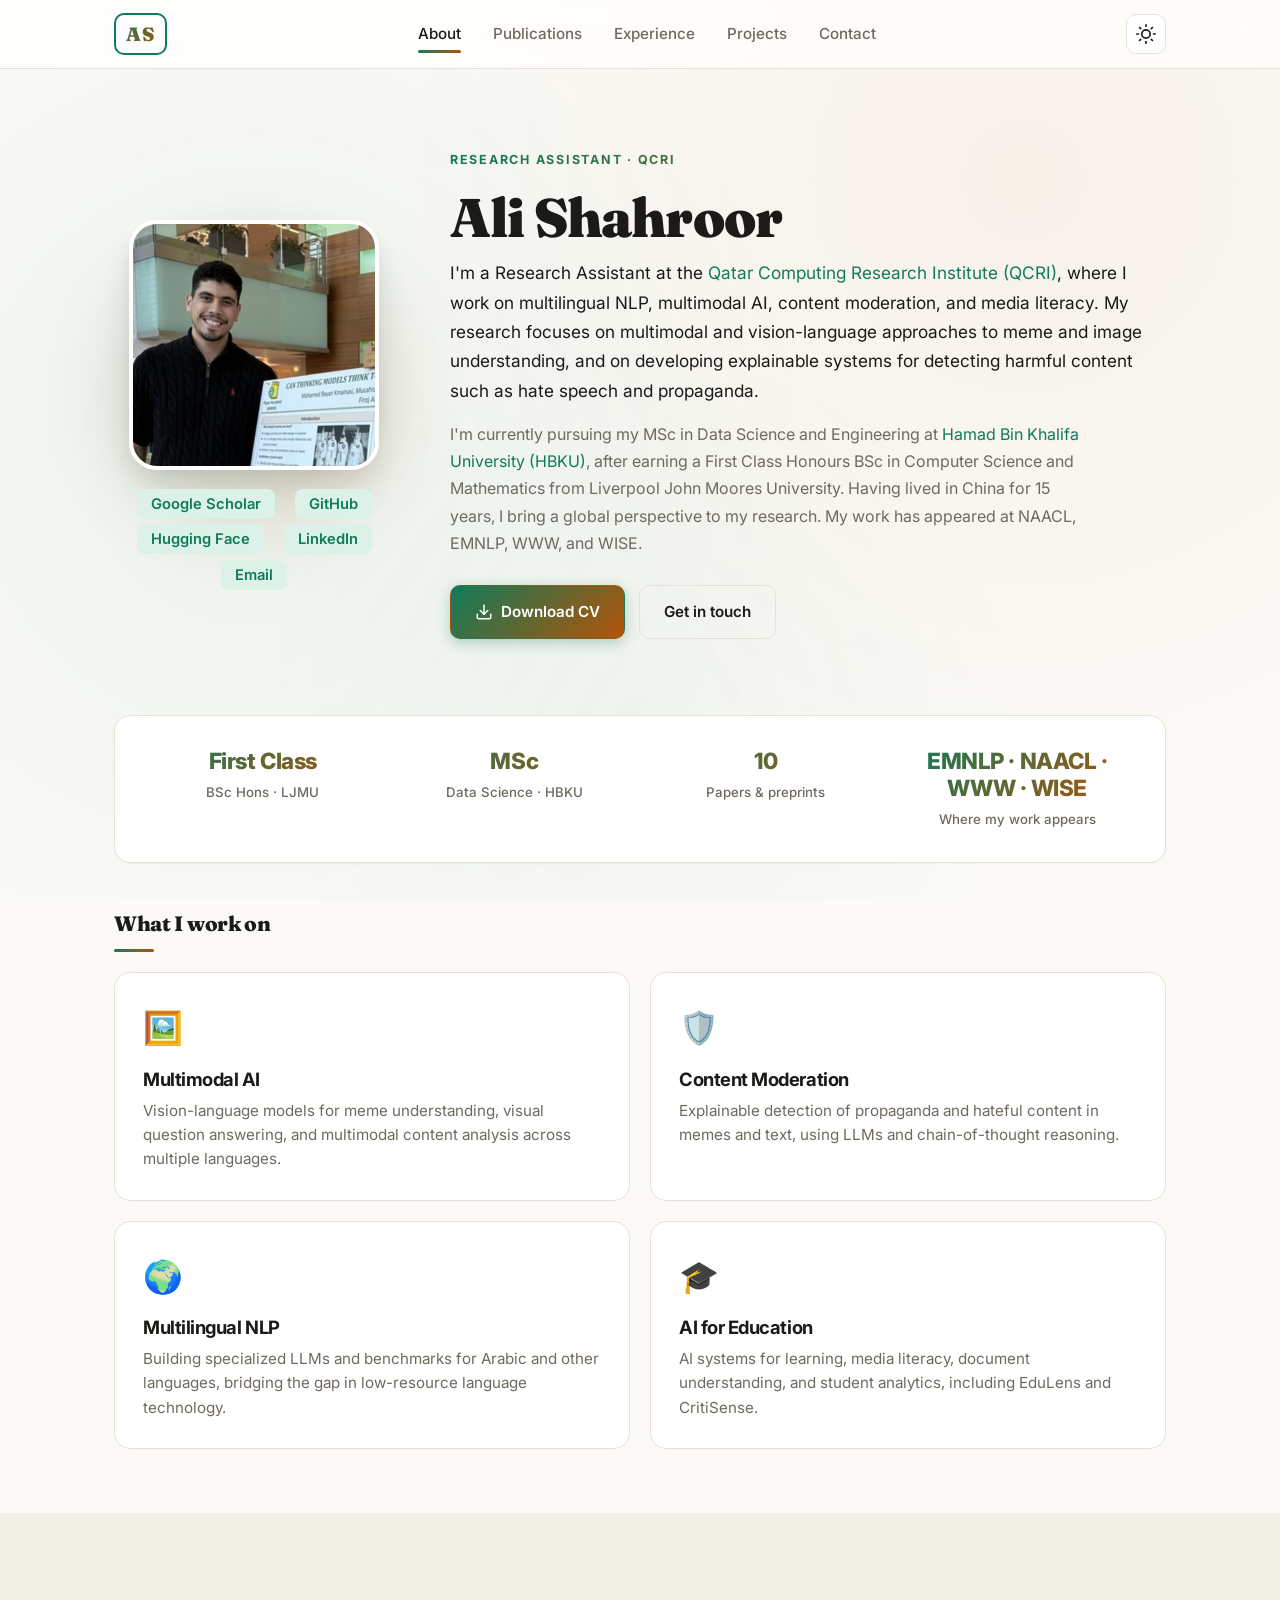
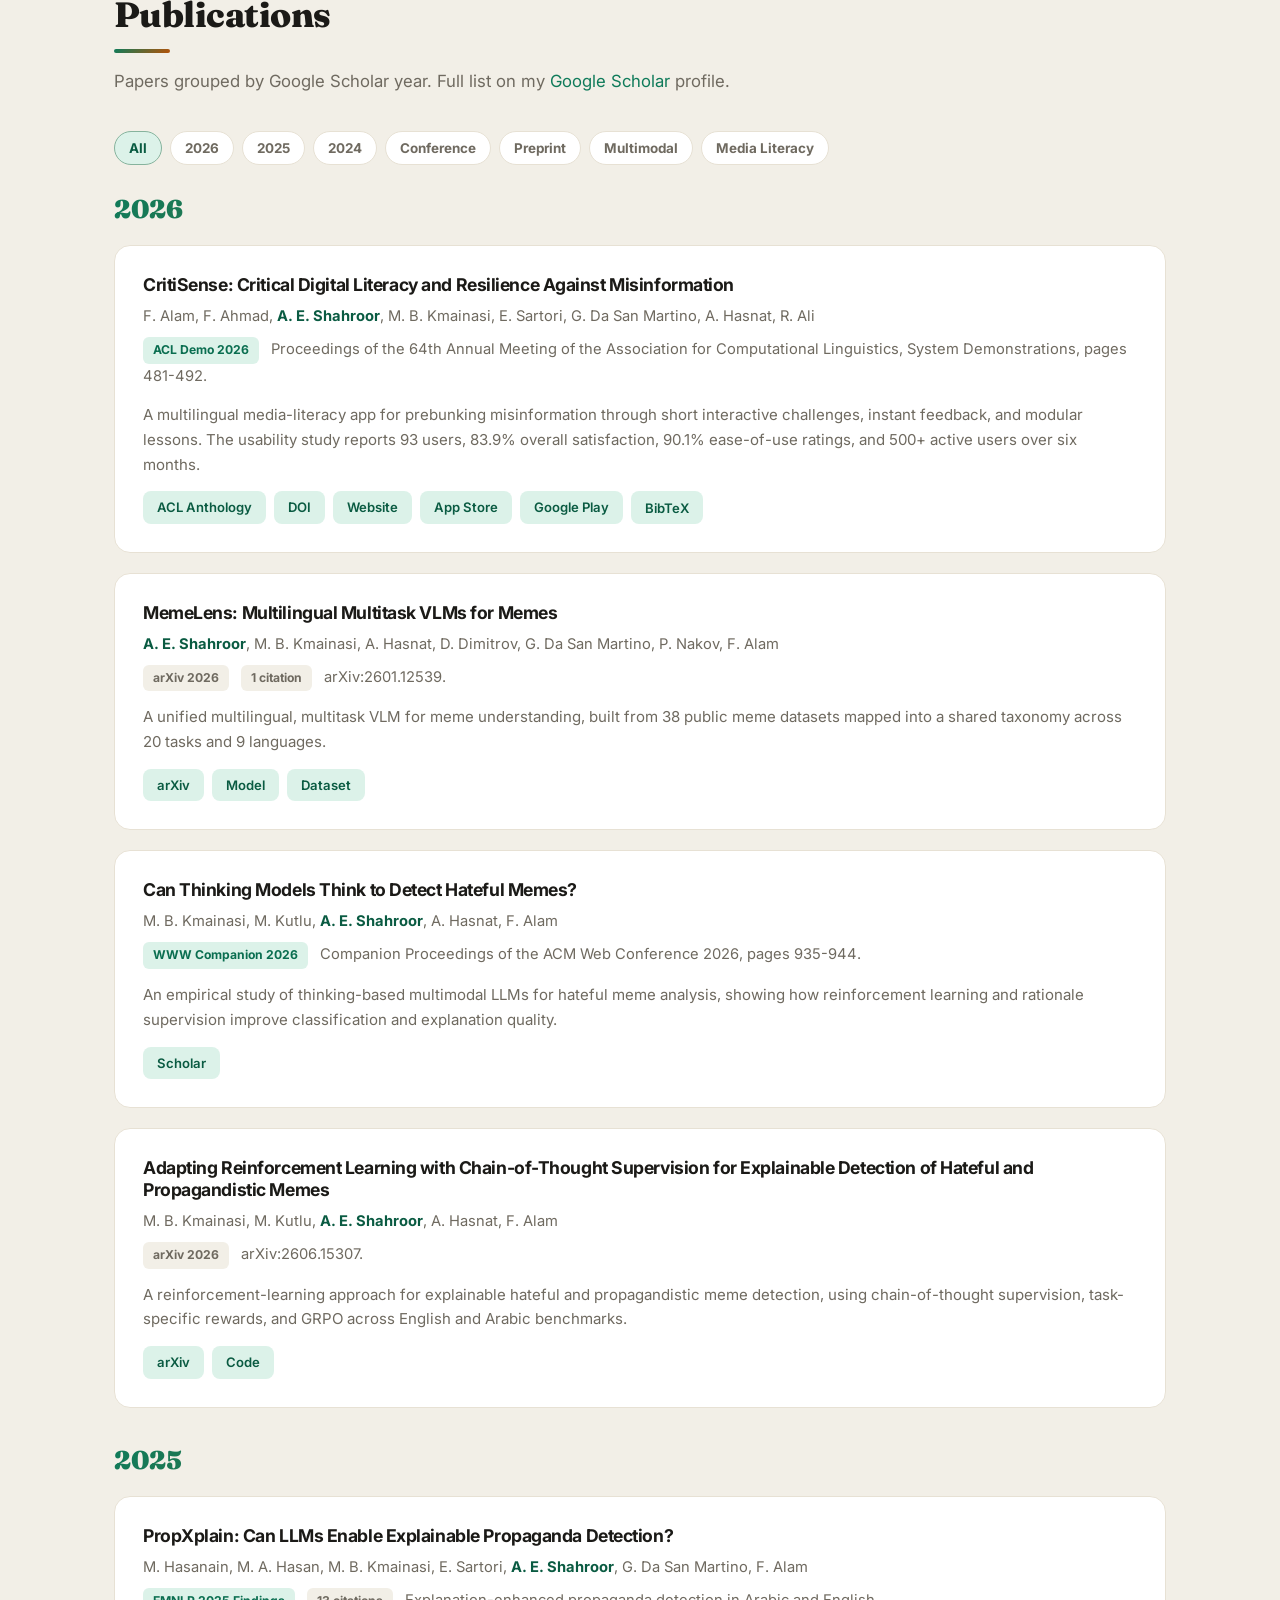
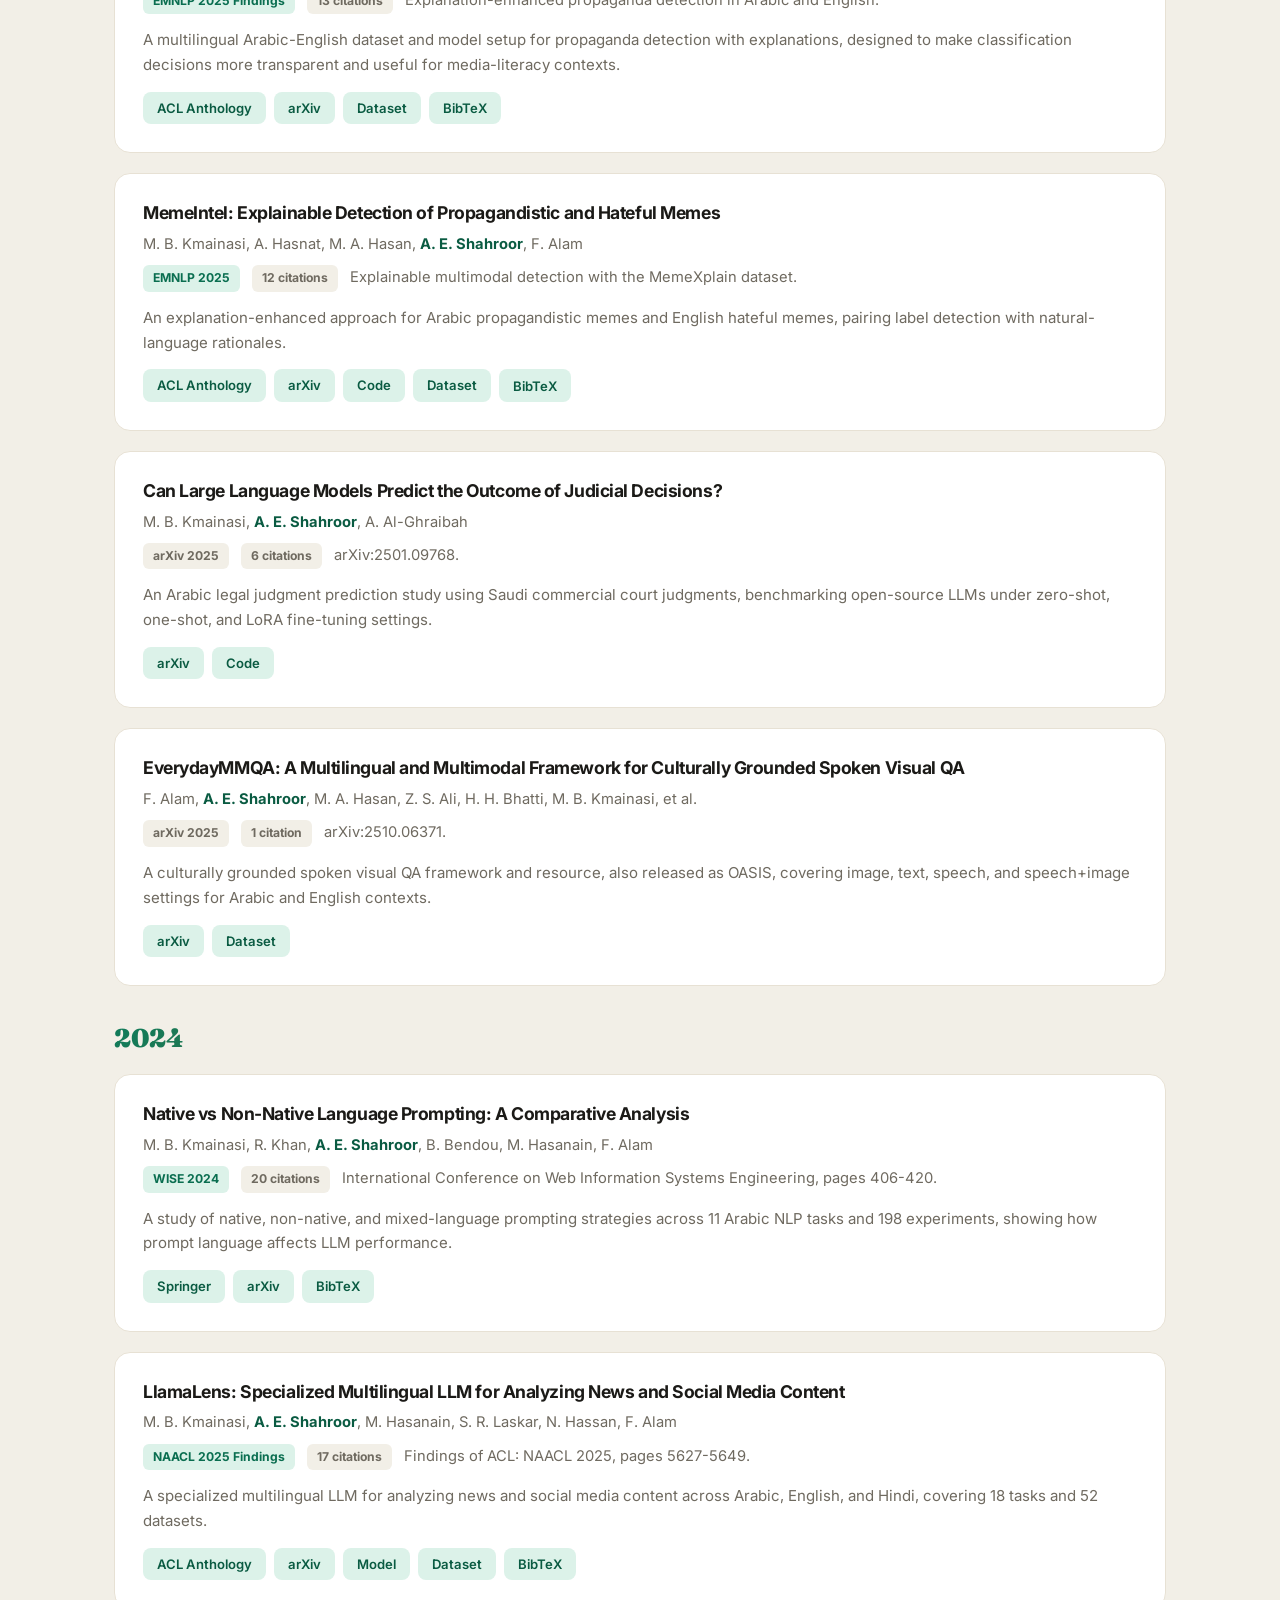
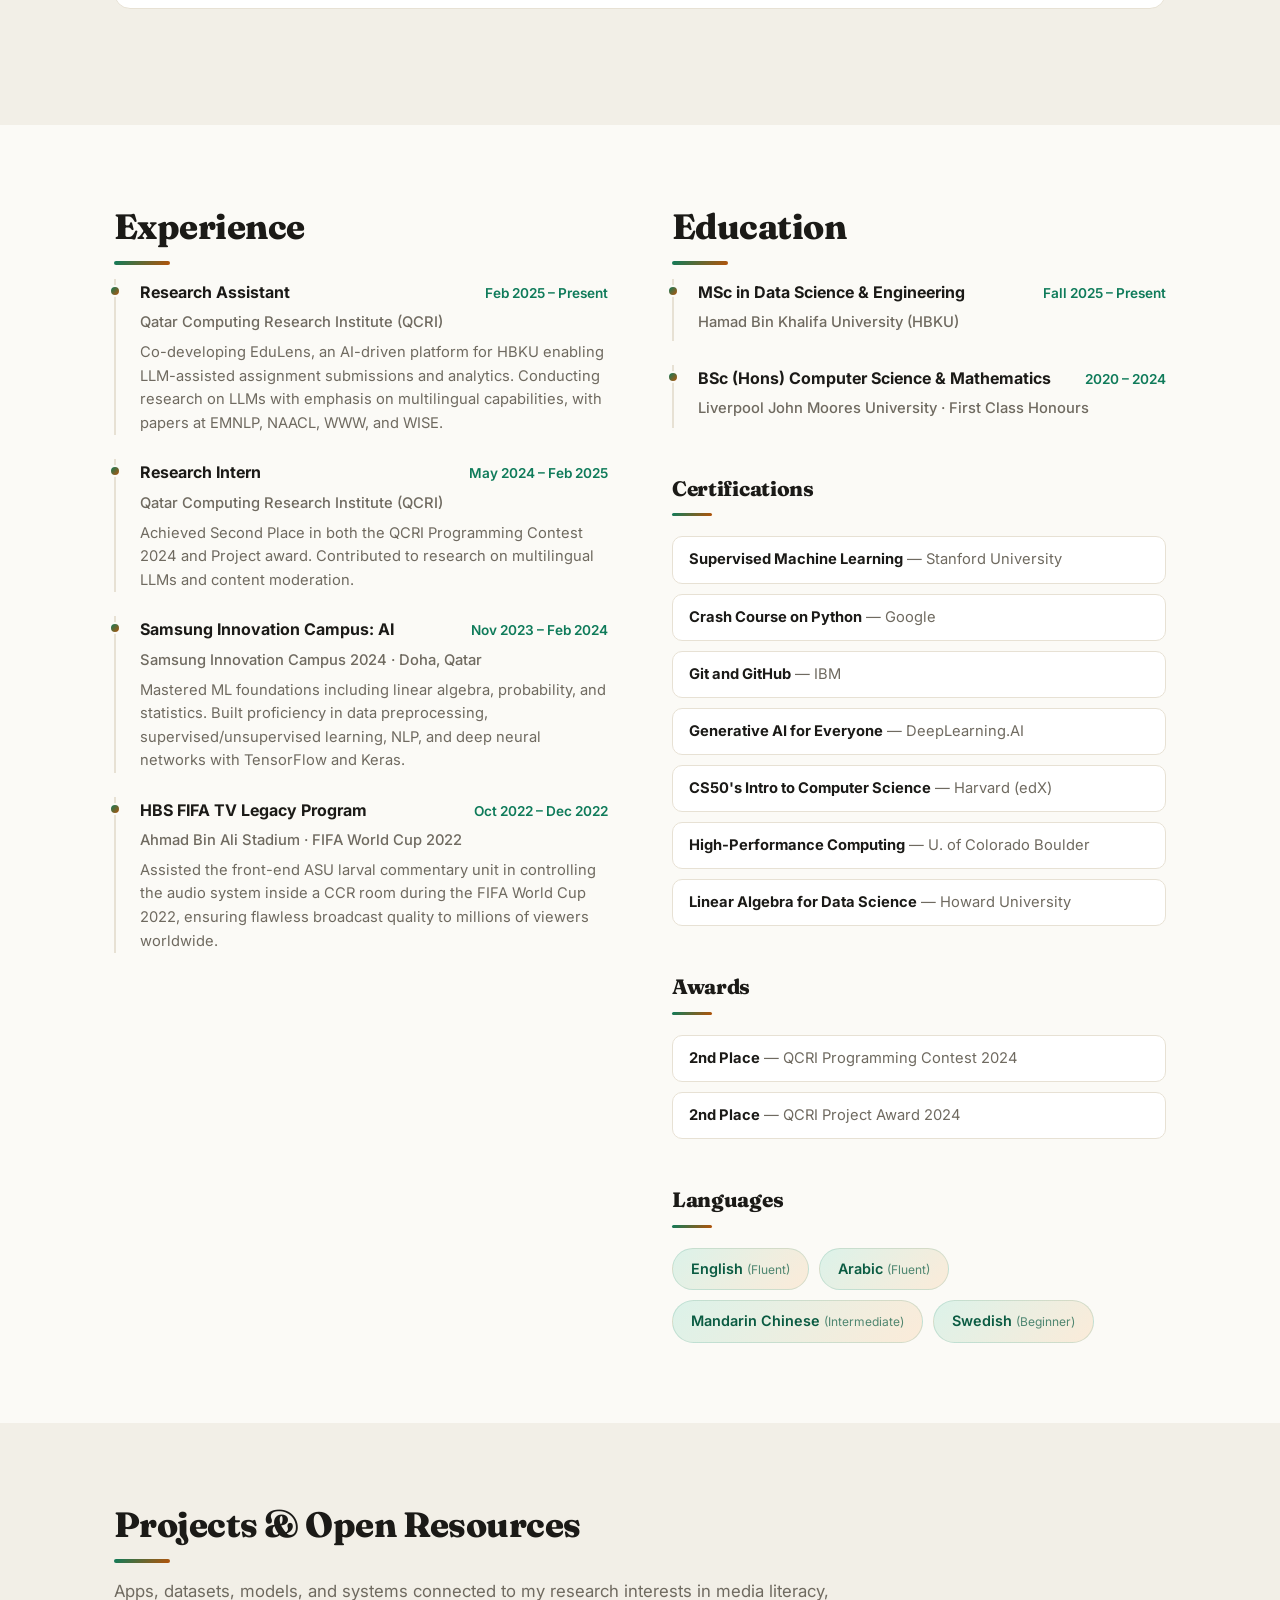
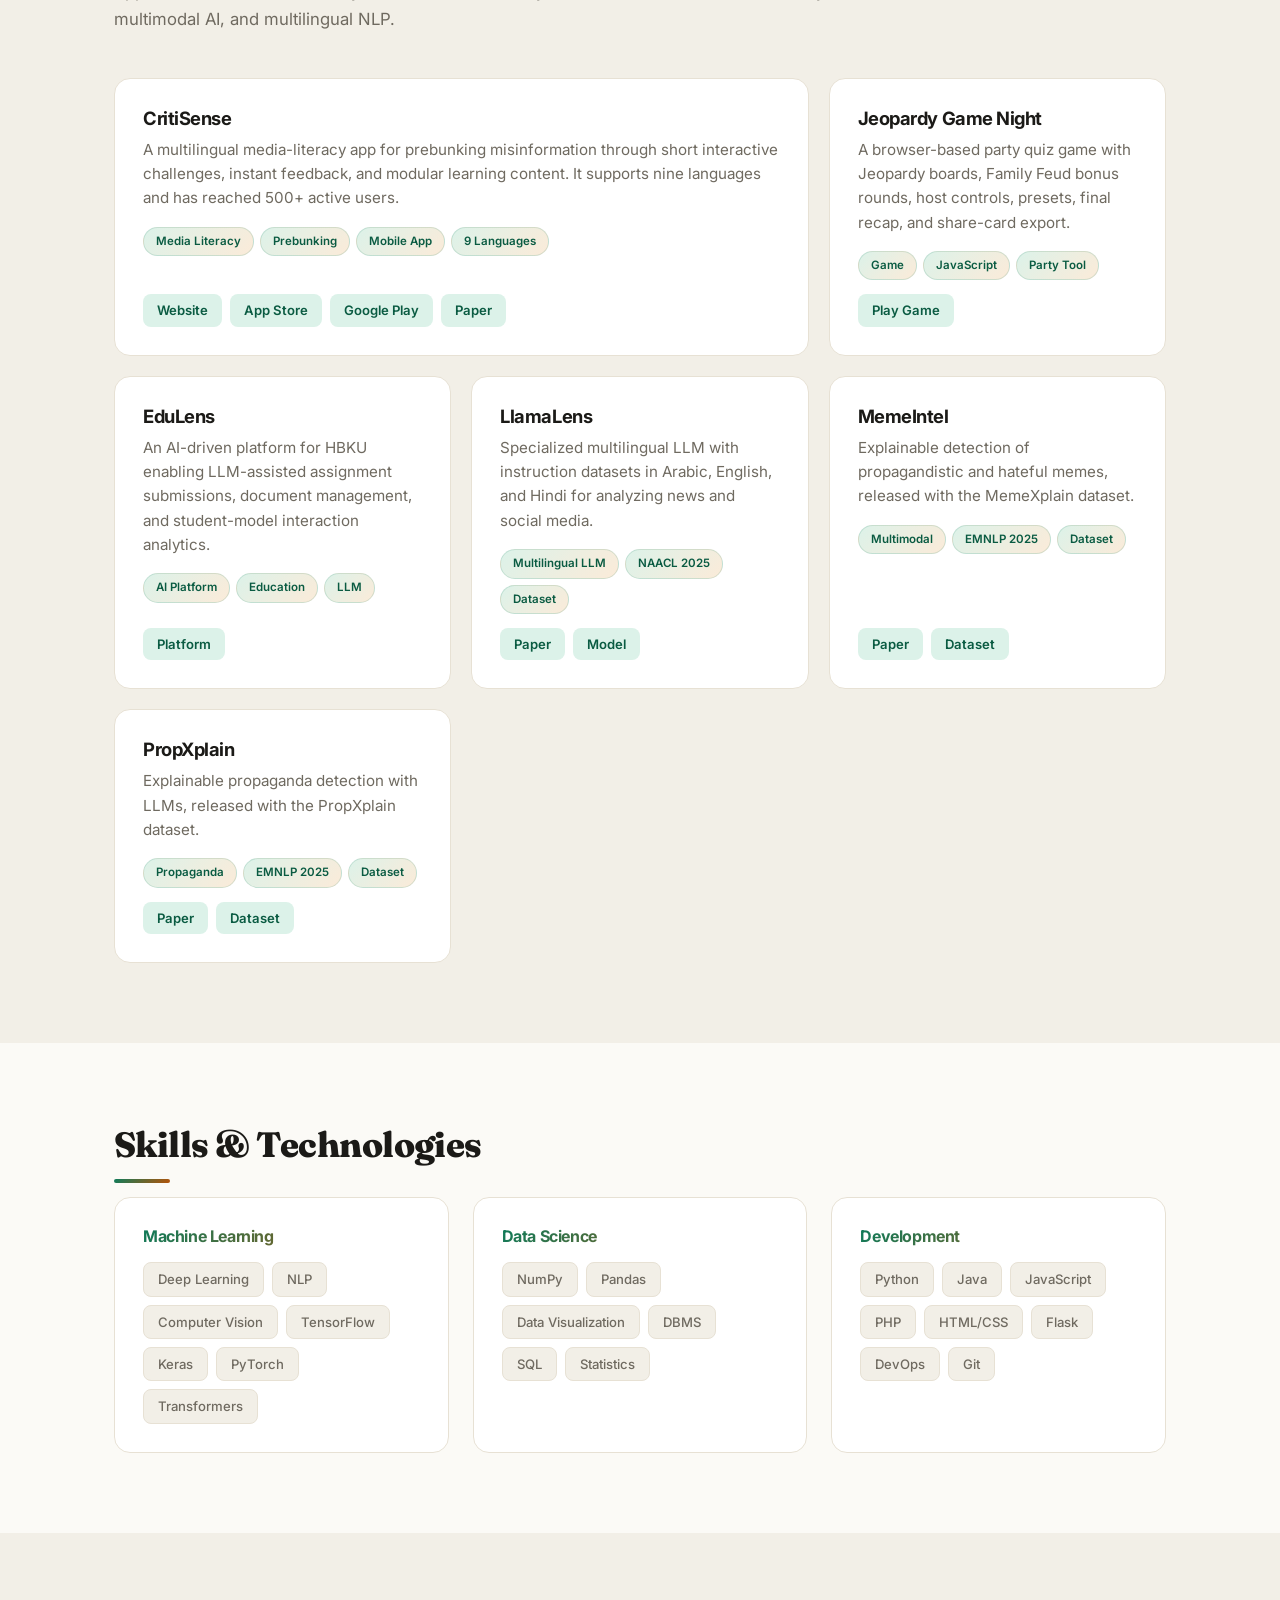
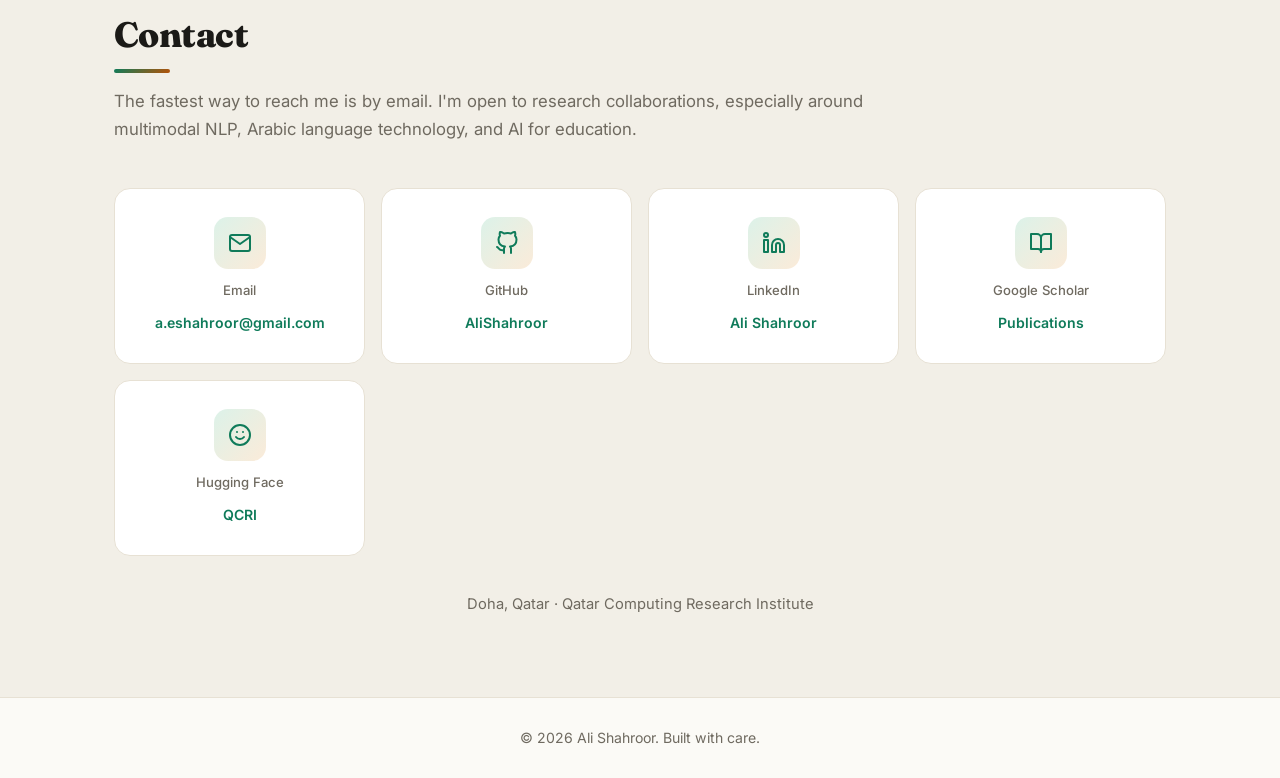
<file: index.html>
<!DOCTYPE html>
<html lang="en" dir="ltr">
<head>
  <meta charset="UTF-8" />
  <meta name="viewport" content="width=device-width, initial-scale=1.0" />
  <title>Ali Shahroor - NLP &amp; AI Researcher</title>
  <meta name="description" content="Ali Shahroor, Research Assistant at the Qatar Computing Research Institute (QCRI). Working on multilingual NLP, multimodal AI, content moderation, and media literacy. Published at EMNLP, NAACL, WWW, and WISE." />
  <meta name="author" content="Ali Shahroor" />
  <meta name="keywords" content="Ali Shahroor, Ali Ezzat Shahroor, QCRI researcher, NLP, Multimodal AI, HBKU, Data Science, Deep Learning, LlamaLens, MemeIntel, PropXplain, meme detection, Arabic NLP" />
  <link rel="canonical" href="https://alishahroor.github.io/" />

  <meta property="og:title" content="Ali Shahroor - NLP &amp; AI Researcher" />
  <meta property="og:description" content="Research Assistant at QCRI. Working on multilingual NLP, multimodal AI, content moderation, and AI for education." />
  <meta property="og:type" content="profile" />
  <meta property="og:url" content="https://alishahroor.github.io/" />
  <meta property="og:image" content="https://alishahroor.github.io/assets/img/profile.jpeg" />
  <meta name="twitter:card" content="summary_large_image" />
  <meta name="twitter:image" content="https://alishahroor.github.io/assets/img/profile.jpeg" />

  <script type="application/ld+json">
  {
    "@context": "https://schema.org",
    "@type": "Person",
    "name": "Ali Shahroor",
    "givenName": "Ali",
    "familyName": "Shahroor",
    "alternateName": ["Ali Ezzat Shahroor", "A. E. Shahroor"],
    "jobTitle": "Research Assistant in NLP and AI",
    "worksFor": { "@type": "Organization", "name": "Qatar Computing Research Institute (QCRI)" },
    "alumniOf": [
      { "@type": "CollegeOrUniversity", "name": "Hamad Bin Khalifa University (HBKU)" },
      { "@type": "CollegeOrUniversity", "name": "Liverpool John Moores University" }
    ],
    "email": "mailto:a.eshahroor@gmail.com",
    "url": "https://alishahroor.github.io/",
    "sameAs": [
      "https://github.com/AliShahroor",
      "https://scholar.google.com/citations?user=9D7bdQ4AAAAJ&hl=en",
      "https://www.linkedin.com/in/alishahroor/",
      "https://github.com/AliShahroor"
    ],
    "knowsAbout": ["Natural Language Processing", "Multimodal AI", "Content Moderation", "Deep Learning", "Data Science", "Arabic NLP", "Vision-Language Models"]
  }
  </script>

  <link rel="preconnect" href="https://fonts.googleapis.com" />
  <link rel="preconnect" href="https://fonts.gstatic.com" crossorigin />
  <link href="https://fonts.googleapis.com/css2?family=Fraunces:opsz,wght@9..144,500;9..144,600;9..144,700&amp;family=Inter:wght@400;500;600;700;800;900&amp;family=JetBrains+Mono:wght@400;500&amp;display=swap" rel="stylesheet" />
  <link rel="stylesheet" href="assets/css/style.css" />
  <link rel="icon" href="data:image/svg+xml,<svg xmlns=%22http://www.w3.org/2000/svg%22 viewBox=%220 0 100 100%22><text y=%22.9em%22 font-size=%2290%22>🔬</text></svg>" />
</head>
<body>
  <!-- Animated Background -->
  <div class="bg-grid" aria-hidden="true"></div>

  <!-- Navigation -->
  <header class="nav" id="nav">
    <div class="container nav__inner">
      <a href="#top" class="nav__brand">AS</a>
      <nav class="nav__links" id="navLinks">
        <a href="#about">About</a>
        <a href="#publications">Publications</a>
        <a href="#experience">Experience</a>
        <a href="#projects">Projects</a>
        <a href="#contact">Contact</a>
      </nav>
      <div class="nav__actions">
        <button class="theme-toggle" id="themeToggle" aria-label="Toggle dark mode" title="Toggle theme">
          <svg class="icon-sun" width="20" height="20" viewBox="0 0 24 24" fill="none" stroke="currentColor" stroke-width="2" stroke-linecap="round" stroke-linejoin="round"><circle cx="12" cy="12" r="5"/><line x1="12" y1="1" x2="12" y2="3"/><line x1="12" y1="21" x2="12" y2="23"/><line x1="4.22" y1="4.22" x2="5.64" y2="5.64"/><line x1="18.36" y1="18.36" x2="19.78" y2="19.78"/><line x1="1" y1="12" x2="3" y2="12"/><line x1="21" y1="12" x2="23" y2="12"/><line x1="4.22" y1="19.78" x2="5.64" y2="18.36"/><line x1="18.36" y1="5.64" x2="19.78" y2="4.22"/></svg>
          <svg class="icon-moon" width="20" height="20" viewBox="0 0 24 24" fill="none" stroke="currentColor" stroke-width="2" stroke-linecap="round" stroke-linejoin="round"><path d="M21 12.79A9 9 0 1 1 11.21 3 7 7 0 0 0 21 12.79z"/></svg>
        </button>
        <button class="nav__burger" id="navBurger" aria-label="Open menu" aria-expanded="false" aria-controls="navLinks"><span></span><span></span><span></span></button>
      </div>
    </div>
  </header>

  <main id="top">
    <!-- Hero / About -->
    <section class="hero" id="about">
      <div class="container hero__inner">
        <div class="hero__photo">
          <div class="hero__photo-glow"></div>
          <img class="photo-frame" src="assets/img/profile.jpeg" alt="Ali Shahroor" width="250" height="250" />
          <ul class="hero__links">
            <li><a data-profile="scholar" href="#" target="_blank" rel="noopener">Google Scholar</a></li>
            <li><a data-profile="github" href="#" target="_blank" rel="noopener">GitHub</a></li>
            <li><a data-profile="huggingface" href="#" target="_blank" rel="noopener">Hugging Face</a></li>
            <li><a data-profile="linkedin" href="#" target="_blank" rel="noopener">LinkedIn</a></li>
            <li><a data-profile="email" href="#">Email</a></li>
          </ul>
        </div>
        <div class="hero__text">
          <p class="eyebrow">Research Assistant &middot; QCRI</p>
          <h1>Ali Shahroor</h1>
          <p class="lead">
            I'm a Research Assistant at the
            <a href="https://www.hbku.edu.qa/en/qcri" target="_blank" rel="noopener">Qatar Computing Research Institute (QCRI)</a>,
            where I work on multilingual NLP, multimodal AI, content moderation, and media literacy. My research focuses on
            multimodal and vision-language approaches to meme and image understanding, and on developing
            explainable systems for detecting harmful content such as hate speech and propaganda.
          </p>
          <p class="lead lead--muted">
            I'm currently pursuing my MSc in Data Science and Engineering at
            <a href="https://www.hbku.edu.qa/" target="_blank" rel="noopener">Hamad Bin Khalifa University (HBKU)</a>,
            after earning a First Class Honours BSc in Computer Science and Mathematics from
            Liverpool John Moores University. Having lived in China for 15 years,
            I bring a global perspective to my research. My work has appeared at NAACL, EMNLP, WWW, and WISE.
          </p>

          <div class="hero__actions">
            <a class="btn btn--primary" href="CV.pdf" target="_blank" rel="noopener">
              <svg width="18" height="18" viewBox="0 0 24 24" fill="none" stroke="currentColor" stroke-width="2" stroke-linecap="round" stroke-linejoin="round"><path d="M21 15v4a2 2 0 0 1-2 2H5a2 2 0 0 1-2-2v-4"/><polyline points="7 10 12 15 17 10"/><line x1="12" y1="15" x2="12" y2="3"/></svg>
              <span>Download CV</span>
            </a>
            <a class="btn btn--ghost" href="#contact">Get in touch</a>
          </div>
        </div>
      </div>

      <div class="container">
        <div class="stats">
          <div class="stat"><span class="stat__num">First Class</span><span class="stat__label">BSc Hons &middot; LJMU</span></div>
          <div class="stat"><span class="stat__num">MSc</span><span class="stat__label">Data Science &middot; HBKU</span></div>
          <div class="stat"><span class="stat__num">10</span><span class="stat__label">Papers &amp; preprints</span></div>
          <div class="stat"><span class="stat__num">EMNLP &middot; NAACL &middot; WWW &middot; WISE</span><span class="stat__label">Where my work appears</span></div>
        </div>
      </div>

      <div class="container">
        <h2 class="section__title section__title--sub">What I work on</h2>
        <div class="cards">
          <article class="card" data-anim>
            <div class="card__icon">🖼️</div>
            <h3>Multimodal AI</h3>
            <p>Vision-language models for meme understanding, visual question answering, and multimodal content analysis across multiple languages.</p>
          </article>
          <article class="card" data-anim>
            <div class="card__icon">🛡️</div>
            <h3>Content Moderation</h3>
            <p>Explainable detection of propaganda and hateful content in memes and text, using LLMs and chain-of-thought reasoning.</p>
          </article>
          <article class="card" data-anim>
            <div class="card__icon">🌍</div>
            <h3>Multilingual NLP</h3>
            <p>Building specialized LLMs and benchmarks for Arabic and other languages, bridging the gap in low-resource language technology.</p>
          </article>
          <article class="card" data-anim>
            <div class="card__icon">🎓</div>
            <h3>AI for Education</h3>
            <p>AI systems for learning, media literacy, document understanding, and student analytics, including EduLens and CritiSense.</p>
          </article>
        </div>
      </div>
    </section>

    <!-- Publications -->
    <section class="section section--alt" id="publications">
      <div class="container">
        <h2 class="section__title">Publications</h2>
        <p class="section__intro">
          Papers grouped by Google Scholar year. Full list on my
          <a href="https://scholar.google.com/citations?user=9D7bdQ4AAAAJ&hl=en" target="_blank" rel="noopener">Google Scholar</a> profile.
        </p>

        <div class="pub-filters" aria-label="Filter publications">
          <button class="filter-btn active" type="button" data-filter="all">All</button>
          <button class="filter-btn" type="button" data-filter="2026">2026</button>
          <button class="filter-btn" type="button" data-filter="2025">2025</button>
          <button class="filter-btn" type="button" data-filter="2024">2024</button>
          <button class="filter-btn" type="button" data-filter="conference">Conference</button>
          <button class="filter-btn" type="button" data-filter="preprint">Preprint</button>
          <button class="filter-btn" type="button" data-filter="multimodal">Multimodal</button>
          <button class="filter-btn" type="button" data-filter="media-literacy">Media Literacy</button>
        </div>
        <p class="pub-filter-empty" id="pubFilterEmpty">No publications match this filter yet.</p>

        <!-- 2026 -->
        <div class="pub-group">
          <h3 class="pub-group__year">2026</h3>
          <ol class="pubs">
            <li class="pub" data-anim data-filters="2026 conference media-literacy misinformation app">
              <h3 class="pub__title">CritiSense: Critical Digital Literacy and Resilience Against Misinformation</h3>
              <p class="pub__authors">F. Alam, F. Ahmad, <b>A. E. Shahroor</b>, M. B. Kmainasi, E. Sartori, G. Da San Martino, A. Hasnat, R. Ali</p>
              <p class="pub__venue"><span class="badge badge--top">ACL Demo 2026</span> Proceedings of the 64th Annual Meeting of the Association for Computational Linguistics, System Demonstrations, pages 481-492.</p>
              <p class="pub__summary">A multilingual media-literacy app for prebunking misinformation through short interactive challenges, instant feedback, and modular lessons. The usability study reports 93 users, 83.9% overall satisfaction, 90.1% ease-of-use ratings, and 500+ active users over six months.</p>
              <div class="pub__links">
                <a href="https://aclanthology.org/2026.acl-demo.48/" target="_blank" rel="noopener">ACL Anthology</a>
                <a href="https://doi.org/10.18653/v1/2026.acl-demo.48" target="_blank" rel="noopener">DOI</a>
                <a href="https://critisense-web.digitqr.net/" target="_blank" rel="noopener">Website</a>
                <a href="https://apps.apple.com/us/app/critisense/id6749675792" target="_blank" rel="noopener">App Store</a>
                <a href="https://play.google.com/store/apps/details?id=com.critisense&amp;hl=en" target="_blank" rel="noopener">Google Play</a>
                <button class="cite-btn" aria-expanded="false">BibTeX</button>
              </div>
              <pre class="bibtex">@inproceedings{alam-etal-2026-critisense,
  title     = {{C}riti{S}ense: Critical Digital Literacy and Resilience Against Misinformation},
  author    = {Alam, Firoj and Ahmad, Fatema and Shahroor, Ali Ezzat and Kmainasi, Mohamed Bayan and Sartori, Elisa and Da San Martino, Giovanni and Hasnat, Abul and Ali, Raian},
  booktitle = {Proceedings of the 64th Annual Meeting of the Association for Computational Linguistics (Volume 3: System Demonstrations)},
  year      = {2026},
  pages     = {481--492},
  doi       = {10.18653/v1/2026.acl-demo.48},
  url       = {https://aclanthology.org/2026.acl-demo.48/}
}</pre>
            </li>

            <li class="pub" data-anim data-filters="2026 preprint multimodal memes vlm">
              <h3 class="pub__title">MemeLens: Multilingual Multitask VLMs for Memes</h3>
              <p class="pub__authors"><b>A. E. Shahroor</b>, M. B. Kmainasi, A. Hasnat, D. Dimitrov, G. Da San Martino, P. Nakov, F. Alam</p>
              <p class="pub__venue"><span class="badge">arXiv 2026</span> <span class="badge">1 citation</span> arXiv:2601.12539.</p>
              <p class="pub__summary">A unified multilingual, multitask VLM for meme understanding, built from 38 public meme datasets mapped into a shared taxonomy across 20 tasks and 9 languages.</p>
              <div class="pub__links">
                <a href="https://arxiv.org/abs/2601.12539" target="_blank" rel="noopener">arXiv</a>
                <a href="https://huggingface.co/QCRI/MemeLens-VLM" target="_blank" rel="noopener">Model</a>
                <a href="https://huggingface.co/datasets/QCRI/MemeLens" target="_blank" rel="noopener">Dataset</a>
              </div>
            </li>

            <li class="pub" data-anim data-filters="2026 conference multimodal memes hate-speech">
              <h3 class="pub__title">Can Thinking Models Think to Detect Hateful Memes?</h3>
              <p class="pub__authors">M. B. Kmainasi, M. Kutlu, <b>A. E. Shahroor</b>, A. Hasnat, F. Alam</p>
              <p class="pub__venue"><span class="badge badge--top">WWW Companion 2026</span> Companion Proceedings of the ACM Web Conference 2026, pages 935-944.</p>
              <p class="pub__summary">An empirical study of thinking-based multimodal LLMs for hateful meme analysis, showing how reinforcement learning and rationale supervision improve classification and explanation quality.</p>
              <div class="pub__links">
                <a href="https://scholar.google.com/citations?view_op=view_citation&amp;hl=en&amp;user=9D7bdQ4AAAAJ&amp;citation_for_view=9D7bdQ4AAAAJ:_FxGoFyzp5QC" target="_blank" rel="noopener">Scholar</a>
              </div>
            </li>

            <li class="pub" data-anim data-filters="2026 preprint multimodal memes hate-speech">
              <h3 class="pub__title">Adapting Reinforcement Learning with Chain-of-Thought Supervision for Explainable Detection of Hateful and Propagandistic Memes</h3>
              <p class="pub__authors">M. B. Kmainasi, M. Kutlu, <b>A. E. Shahroor</b>, A. Hasnat, F. Alam</p>
              <p class="pub__venue"><span class="badge">arXiv 2026</span> arXiv:2606.15307.</p>
              <p class="pub__summary">A reinforcement-learning approach for explainable hateful and propagandistic meme detection, using chain-of-thought supervision, task-specific rewards, and GRPO across English and Arabic benchmarks.</p>
              <div class="pub__links">
                <a href="https://arxiv.org/abs/2606.15307" target="_blank" rel="noopener">arXiv</a>
                <a href="https://github.com/MohamedBayan/MemeReason" target="_blank" rel="noopener">Code</a>
              </div>
            </li>
          </ol>
        </div>

        <!-- 2025 -->
        <div class="pub-group">
          <h3 class="pub-group__year">2025</h3>
          <ol class="pubs">
            <li class="pub" data-anim data-filters="2025 conference media-literacy misinformation propaganda">
              <h3 class="pub__title">PropXplain: Can LLMs Enable Explainable Propaganda Detection?</h3>
              <p class="pub__authors">M. Hasanain, M. A. Hasan, M. B. Kmainasi, E. Sartori, <b>A. E. Shahroor</b>, G. Da San Martino, F. Alam</p>
              <p class="pub__venue"><span class="badge badge--top">EMNLP 2025 Findings</span> <span class="badge">13 citations</span> Explanation-enhanced propaganda detection in Arabic and English.</p>
              <p class="pub__summary">A multilingual Arabic-English dataset and model setup for propaganda detection with explanations, designed to make classification decisions more transparent and useful for media-literacy contexts.</p>
              <div class="pub__links">
                <a href="https://aclanthology.org/2025.findings-emnlp.1296/" target="_blank" rel="noopener">ACL Anthology</a>
                <a href="https://arxiv.org/abs/2502.16550" target="_blank" rel="noopener">arXiv</a>
                <a href="https://huggingface.co/datasets/QCRI/PropXplain" target="_blank" rel="noopener">Dataset</a>
                <button class="cite-btn" aria-expanded="false">BibTeX</button>
              </div>
              <pre class="bibtex">@inproceedings{hasanain2025propxplain,
  title     = {PropXplain: Can LLMs Enable Explainable Propaganda Detection?},
  author    = {Hasanain, Maram and Hasan, Md. Arid and Kmainasi, Mohamed Bayan and Sartori, Elisa and Shahroor, Ali Ezzat and Da San Martino, Giovanni and Alam, Firoj},
  booktitle = {Findings of the Association for Computational Linguistics: EMNLP 2025},
  year      = {2025},
  url       = {https://aclanthology.org/2025.findings-emnlp.1296/}
}</pre>
            </li>

            <li class="pub" data-anim data-filters="2025 conference multimodal memes hate-speech propaganda">
              <h3 class="pub__title">MemeIntel: Explainable Detection of Propagandistic and Hateful Memes</h3>
              <p class="pub__authors">M. B. Kmainasi, A. Hasnat, M. A. Hasan, <b>A. E. Shahroor</b>, F. Alam</p>
              <p class="pub__venue"><span class="badge badge--top">EMNLP 2025</span> <span class="badge">12 citations</span> Explainable multimodal detection with the MemeXplain dataset.</p>
              <p class="pub__summary">An explanation-enhanced approach for Arabic propagandistic memes and English hateful memes, pairing label detection with natural-language rationales.</p>
              <div class="pub__links">
                <a href="https://aclanthology.org/2025.emnlp-main.1539/" target="_blank" rel="noopener">ACL Anthology</a>
                <a href="https://arxiv.org/abs/2502.16612" target="_blank" rel="noopener">arXiv</a>
                <a href="https://github.com/MohamedBayan/MemeIntel" target="_blank" rel="noopener">Code</a>
                <a href="https://huggingface.co/datasets/QCRI/MemeXplain" target="_blank" rel="noopener">Dataset</a>
                <button class="cite-btn" aria-expanded="false">BibTeX</button>
              </div>
              <pre class="bibtex">@inproceedings{kmainasi2025memeintel,
  title     = {MemeIntel: Explainable Detection of Propagandistic and Hateful Memes},
  author    = {Kmainasi, Mohamed Bayan and Hasnat, Abul and Hasan, Md. Arid and Shahroor, Ali Ezzat and Alam, Firoj},
  booktitle = {Proceedings of the 2025 Conference on Empirical Methods in Natural Language Processing},
  year      = {2025},
  url       = {https://aclanthology.org/2025.emnlp-main.1539/}
}</pre>
            </li>

            <li class="pub" data-anim data-filters="2025 preprint legal llm arabic">
              <h3 class="pub__title">Can Large Language Models Predict the Outcome of Judicial Decisions?</h3>
              <p class="pub__authors">M. B. Kmainasi, <b>A. E. Shahroor</b>, A. Al-Ghraibah</p>
              <p class="pub__venue"><span class="badge">arXiv 2025</span> <span class="badge">6 citations</span> arXiv:2501.09768.</p>
              <p class="pub__summary">An Arabic legal judgment prediction study using Saudi commercial court judgments, benchmarking open-source LLMs under zero-shot, one-shot, and LoRA fine-tuning settings.</p>
              <div class="pub__links">
                <a href="https://arxiv.org/abs/2501.09768" target="_blank" rel="noopener">arXiv</a>
                <a href="https://github.com/MohamedBayan/Arabic-Legal-Judgment-Prediction" target="_blank" rel="noopener">Code</a>
              </div>
            </li>

            <li class="pub" data-anim data-filters="2025 preprint multimodal vqa arabic">
              <h3 class="pub__title">EverydayMMQA: A Multilingual and Multimodal Framework for Culturally Grounded Spoken Visual QA</h3>
              <p class="pub__authors">F. Alam, <b>A. E. Shahroor</b>, M. A. Hasan, Z. S. Ali, H. H. Bhatti, M. B. Kmainasi, et al.</p>
              <p class="pub__venue"><span class="badge">arXiv 2025</span> <span class="badge">1 citation</span> arXiv:2510.06371.</p>
              <p class="pub__summary">A culturally grounded spoken visual QA framework and resource, also released as OASIS, covering image, text, speech, and speech+image settings for Arabic and English contexts.</p>
              <div class="pub__links">
                <a href="https://arxiv.org/abs/2510.06371" target="_blank" rel="noopener">arXiv</a>
                <a href="https://huggingface.co/datasets/QCRI/OASIS" target="_blank" rel="noopener">Dataset</a>
              </div>
            </li>
          </ol>
        </div>

        <!-- 2024 -->
        <div class="pub-group">
          <h3 class="pub-group__year">2024</h3>
          <ol class="pubs">
            <li class="pub" data-anim data-filters="2024 conference arabic prompting llm">
              <h3 class="pub__title">Native vs Non-Native Language Prompting: A Comparative Analysis</h3>
              <p class="pub__authors">M. B. Kmainasi, R. Khan, <b>A. E. Shahroor</b>, B. Bendou, M. Hasanain, F. Alam</p>
              <p class="pub__venue"><span class="badge badge--top">WISE 2024</span> <span class="badge">20 citations</span> International Conference on Web Information Systems Engineering, pages 406-420.</p>
              <p class="pub__summary">A study of native, non-native, and mixed-language prompting strategies across 11 Arabic NLP tasks and 198 experiments, showing how prompt language affects LLM performance.</p>
              <div class="pub__links">
                <a href="https://link.springer.com/chapter/10.1007/978-981-96-0576-7_30" target="_blank" rel="noopener">Springer</a>
                <a href="https://arxiv.org/abs/2409.07054" target="_blank" rel="noopener">arXiv</a>
                <button class="cite-btn" aria-expanded="false">BibTeX</button>
              </div>
              <pre class="bibtex">@inproceedings{kmainasi2024native,
  title     = {Native vs Non-Native Language Prompting: A Comparative Analysis},
  author    = {Kmainasi, Mohamed Bayan and Khan, Rakif and Shahroor, Ali Ezzat and Bendou, Boushra and Hasanain, Maram and Alam, Firoj},
  booktitle = {Web Information Systems Engineering -- WISE 2024},
  pages     = {406--420},
  year      = {2024},
  url       = {https://doi.org/10.1007/978-981-96-0576-7_30}
}</pre>
            </li>

            <li class="pub" data-anim data-filters="2024 conference media-literacy multilingual llm">
              <h3 class="pub__title">LlamaLens: Specialized Multilingual LLM for Analyzing News and Social Media Content</h3>
              <p class="pub__authors">M. B. Kmainasi, <b>A. E. Shahroor</b>, M. Hasanain, S. R. Laskar, N. Hassan, F. Alam</p>
              <p class="pub__venue"><span class="badge badge--top">NAACL 2025 Findings</span> <span class="badge">17 citations</span> Findings of ACL: NAACL 2025, pages 5627-5649.</p>
              <p class="pub__summary">A specialized multilingual LLM for analyzing news and social media content across Arabic, English, and Hindi, covering 18 tasks and 52 datasets.</p>
              <div class="pub__links">
                <a href="https://aclanthology.org/2025.findings-naacl.313/" target="_blank" rel="noopener">ACL Anthology</a>
                <a href="https://arxiv.org/abs/2410.15308" target="_blank" rel="noopener">arXiv</a>
                <a href="https://huggingface.co/QCRI/LlamaLens" target="_blank" rel="noopener">Model</a>
                <a href="https://huggingface.co/datasets/QCRI/LlamaLens-English" target="_blank" rel="noopener">Dataset</a>
                <button class="cite-btn" aria-expanded="false">BibTeX</button>
              </div>
              <pre class="bibtex">@inproceedings{kmainasi2025llamalens,
  title     = {LlamaLens: Specialized Multilingual LLM for Analyzing News and Social Media Content},
  author    = {Kmainasi, Mohamed Bayan and Shahroor, Ali Ezzat and Hasanain, Maram and Laskar, Sahinur Rahman and Hassan, Naeemul and Alam, Firoj},
  booktitle = {Findings of the Association for Computational Linguistics: NAACL 2025},
  year      = {2025},
  url       = {https://aclanthology.org/2025.findings-naacl.313/}
}</pre>
            </li>
          </ol>
        </div>
      </div>
    </section>

    <!-- Experience & Education -->
    <section class="section" id="experience">
      <div class="container">
        <div class="two-col">
          <div>
            <h2 class="section__title">Experience</h2>
            <ol class="timeline">
              <li class="timeline__item" data-anim>
                <div class="timeline__top"><span class="timeline__role">Research Assistant</span><span class="timeline__date">Feb 2025 &ndash; Present</span></div>
                <div class="timeline__org">Qatar Computing Research Institute (QCRI)</div>
                <p class="timeline__desc">Co-developing EduLens, an AI-driven platform for HBKU enabling LLM-assisted assignment submissions and analytics. Conducting research on LLMs with emphasis on multilingual capabilities, with papers at EMNLP, NAACL, WWW, and WISE.</p>
              </li>
              <li class="timeline__item" data-anim>
                <div class="timeline__top"><span class="timeline__role">Research Intern</span><span class="timeline__date">May 2024 &ndash; Feb 2025</span></div>
                <div class="timeline__org">Qatar Computing Research Institute (QCRI)</div>
                <p class="timeline__desc">Achieved Second Place in both the QCRI Programming Contest 2024 and Project award. Contributed to research on multilingual LLMs and content moderation.</p>
              </li>
              <li class="timeline__item" data-anim>
                <div class="timeline__top"><span class="timeline__role">Samsung Innovation Campus: AI</span><span class="timeline__date">Nov 2023 &ndash; Feb 2024</span></div>
                <div class="timeline__org">Samsung Innovation Campus 2024 &middot; Doha, Qatar</div>
                <p class="timeline__desc">Mastered ML foundations including linear algebra, probability, and statistics. Built proficiency in data preprocessing, supervised/unsupervised learning, NLP, and deep neural networks with TensorFlow and Keras.</p>
              </li>
              <li class="timeline__item" data-anim>
                <div class="timeline__top"><span class="timeline__role">HBS FIFA TV Legacy Program</span><span class="timeline__date">Oct 2022 &ndash; Dec 2022</span></div>
                <div class="timeline__org">Ahmad Bin Ali Stadium &middot; FIFA World Cup 2022</div>
                <p class="timeline__desc">Assisted the front-end ASU larval commentary unit in controlling the audio system inside a CCR room during the FIFA World Cup 2022, ensuring flawless broadcast quality to millions of viewers worldwide.</p>
              </li>
            </ol>
          </div>

          <div>
            <h2 class="section__title">Education</h2>
            <ol class="timeline">
              <li class="timeline__item" data-anim>
                <div class="timeline__top"><span class="timeline__role">MSc in Data Science &amp; Engineering</span><span class="timeline__date">Fall 2025 &ndash; Present</span></div>
                <div class="timeline__org">Hamad Bin Khalifa University (HBKU)</div>
              </li>
              <li class="timeline__item" data-anim>
                <div class="timeline__top"><span class="timeline__role">BSc (Hons) Computer Science &amp; Mathematics</span><span class="timeline__date">2020 &ndash; 2024</span></div>
                <div class="timeline__org">Liverpool John Moores University &middot; First Class Honours</div>
              </li>
            </ol>

            <h2 class="section__title section__title--sub">Certifications</h2>
            <ul class="certs">
              <li data-anim><b>Supervised Machine Learning</b> &mdash; Stanford University</li>
              <li data-anim><b>Crash Course on Python</b> &mdash; Google</li>
              <li data-anim><b>Git and GitHub</b> &mdash; IBM</li>
              <li data-anim><b>Generative AI for Everyone</b> &mdash; DeepLearning.AI</li>
              <li data-anim><b>CS50's Intro to Computer Science</b> &mdash; Harvard (edX)</li>
              <li data-anim><b>High-Performance Computing</b> &mdash; U. of Colorado Boulder</li>
              <li data-anim><b>Linear Algebra for Data Science</b> &mdash; Howard University</li>
            </ul>

            <h2 class="section__title section__title--sub">Awards</h2>
            <ul class="awards">
              <li data-anim><b>2nd Place</b> &mdash; QCRI Programming Contest 2024</li>
              <li data-anim><b>2nd Place</b> &mdash; QCRI Project Award 2024</li>
            </ul>

            <h2 class="section__title section__title--sub">Languages</h2>
            <div class="lang-tags">
              <span class="lang-tag" data-anim>English <small>(Fluent)</small></span>
              <span class="lang-tag" data-anim>Arabic <small>(Fluent)</small></span>
              <span class="lang-tag" data-anim>Mandarin Chinese <small>(Intermediate)</small></span>
              <span class="lang-tag" data-anim>Swedish <small>(Beginner)</small></span>
            </div>
          </div>
        </div>
      </div>
    </section>

    <!-- Projects -->
    <section class="section section--alt" id="projects">
      <div class="container">
        <h2 class="section__title">Projects &amp; Open Resources</h2>
        <p class="section__intro">
          Apps, datasets, models, and systems connected to my research interests in media literacy,
          multimodal AI, and multilingual NLP.
        </p>
        <div class="cards cards--projects">
          <article class="card card--project card--featured-project" data-anim>
            <h3>CritiSense</h3>
            <p>A multilingual media-literacy app for prebunking misinformation through short interactive challenges, instant feedback, and modular learning content. It supports nine languages and has reached 500+ active users.</p>
            <div class="card__tags"><span>Media Literacy</span><span>Prebunking</span><span>Mobile App</span><span>9 Languages</span></div>
            <div class="pub__links">
              <a href="https://critisense-web.digitqr.net/" target="_blank" rel="noopener">Website</a>
              <a href="https://apps.apple.com/us/app/critisense/id6749675792" target="_blank" rel="noopener">App Store</a>
              <a href="https://play.google.com/store/apps/details?id=com.critisense&amp;hl=en" target="_blank" rel="noopener">Google Play</a>
              <a href="https://aclanthology.org/2026.acl-demo.48/" target="_blank" rel="noopener">Paper</a>
            </div>
          </article>

          <article class="card card--project" data-anim>
            <h3>Jeopardy Game Night</h3>
            <p>A browser-based party quiz game with Jeopardy boards, Family Feud bonus rounds, host controls, presets, final recap, and share-card export.</p>
            <div class="card__tags"><span>Game</span><span>JavaScript</span><span>Party Tool</span></div>
            <div class="pub__links"><a href="jeopardy/" target="_blank" rel="noopener">Play Game</a></div>
          </article>

          <article class="card card--project" data-anim>
            <h3>EduLens</h3>
            <p>An AI-driven platform for HBKU enabling LLM-assisted assignment submissions, document management, and student-model interaction analytics.</p>
            <div class="card__tags"><span>AI Platform</span><span>Education</span><span>LLM</span></div>
            <div class="pub__links"><a href="https://edulens.qcri.org/" target="_blank" rel="noopener">Platform</a></div>
          </article>

          <article class="card card--project" data-anim>
            <h3>LlamaLens</h3>
            <p>Specialized multilingual LLM with instruction datasets in Arabic, English, and Hindi for analyzing news and social media.</p>
            <div class="card__tags"><span>Multilingual LLM</span><span>NAACL 2025</span><span>Dataset</span></div>
            <div class="pub__links"><a href="https://aclanthology.org/2025.findings-naacl.313/" target="_blank" rel="noopener">Paper</a><a href="https://huggingface.co/QCRI/LlamaLens" target="_blank" rel="noopener">Model</a></div>
          </article>

          <article class="card card--project" data-anim>
            <h3>MemeIntel</h3>
            <p>Explainable detection of propagandistic and hateful memes, released with the MemeXplain dataset.</p>
            <div class="card__tags"><span>Multimodal</span><span>EMNLP 2025</span><span>Dataset</span></div>
            <div class="pub__links"><a href="https://aclanthology.org/2025.emnlp-main.1539/" target="_blank" rel="noopener">Paper</a><a href="https://huggingface.co/datasets/QCRI/MemeXplain" target="_blank" rel="noopener">Dataset</a></div>
          </article>

          <article class="card card--project" data-anim>
            <h3>PropXplain</h3>
            <p>Explainable propaganda detection with LLMs, released with the PropXplain dataset.</p>
            <div class="card__tags"><span>Propaganda</span><span>EMNLP 2025</span><span>Dataset</span></div>
            <div class="pub__links"><a href="https://aclanthology.org/2025.findings-emnlp.1296/" target="_blank" rel="noopener">Paper</a><a href="https://huggingface.co/datasets/QCRI/PropXplain" target="_blank" rel="noopener">Dataset</a></div>
          </article>
        </div>
      </div>
    </section>

    <!-- Skills -->
    <section class="section" id="skills">
      <div class="container">
        <h2 class="section__title">Skills &amp; Technologies</h2>
        <div class="skills-grid">
          <div class="skill-group" data-anim>
            <h3>Machine Learning</h3>
            <div class="skill-tags">
              <span>Deep Learning</span><span>NLP</span><span>Computer Vision</span><span>TensorFlow</span><span>Keras</span><span>PyTorch</span><span>Transformers</span>
            </div>
          </div>
          <div class="skill-group" data-anim>
            <h3>Data Science</h3>
            <div class="skill-tags">
              <span>NumPy</span><span>Pandas</span><span>Data Visualization</span><span>DBMS</span><span>SQL</span><span>Statistics</span>
            </div>
          </div>
          <div class="skill-group" data-anim>
            <h3>Development</h3>
            <div class="skill-tags">
              <span>Python</span><span>Java</span><span>JavaScript</span><span>PHP</span><span>HTML/CSS</span><span>Flask</span><span>DevOps</span><span>Git</span>
            </div>
          </div>
        </div>
      </div>
    </section>

    <!-- Contact -->
    <section class="section section--alt" id="contact">
      <div class="container">
        <h2 class="section__title">Contact</h2>
        <p class="section__intro">
          The fastest way to reach me is by email. I'm open to research collaborations,
          especially around multimodal NLP, Arabic language technology, and AI for education.
        </p>
        <div class="contact">
          <a class="contact__card" data-profile="email" href="#" data-anim>
            <span class="contact__icon">
              <svg width="24" height="24" viewBox="0 0 24 24" fill="none" stroke="currentColor" stroke-width="2" stroke-linecap="round" stroke-linejoin="round"><path d="M4 4h16c1.1 0 2 .9 2 2v12c0 1.1-.9 2-2 2H4c-1.1 0-2-.9-2-2V6c0-1.1.9-2 2-2z"/><polyline points="22,6 12,13 2,6"/></svg>
            </span>
            <span class="contact__label">Email</span>
            <span class="contact__value">a.eshahroor@gmail.com</span>
          </a>
          <a class="contact__card" data-profile="github" href="#" target="_blank" rel="noopener" data-anim>
            <span class="contact__icon">
              <svg width="24" height="24" viewBox="0 0 24 24" fill="none" stroke="currentColor" stroke-width="2" stroke-linecap="round" stroke-linejoin="round"><path d="M9 19c-5 1.5-5-2.5-7-3m14 6v-3.87a3.37 3.37 0 0 0-.94-2.61c3.14-.35 6.44-1.54 6.44-7A5.44 5.44 0 0 0 20 4.77 5.07 5.07 0 0 0 19.91 1S18.73.65 16 2.48a13.38 13.38 0 0 0-7 0C6.27.65 5.09 1 5.09 1A5.07 5.07 0 0 0 5 4.77a5.44 5.44 0 0 0-1.5 3.78c0 5.42 3.3 6.61 6.44 7A3.37 3.37 0 0 0 9 18.13V22"/></svg>
            </span>
            <span class="contact__label">GitHub</span>
            <span class="contact__value">AliShahroor</span>
          </a>
          <a class="contact__card" data-profile="linkedin" href="#" target="_blank" rel="noopener" data-anim>
            <span class="contact__icon">
              <svg width="24" height="24" viewBox="0 0 24 24" fill="none" stroke="currentColor" stroke-width="2" stroke-linecap="round" stroke-linejoin="round"><path d="M16 8a6 6 0 0 1 6 6v7h-4v-7a2 2 0 0 0-2-2 2 2 0 0 0-2 2v7h-4v-7a6 6 0 0 1 6-6z"/><rect x="2" y="9" width="4" height="12"/><circle cx="4" cy="4" r="2"/></svg>
            </span>
            <span class="contact__label">LinkedIn</span>
            <span class="contact__value">Ali Shahroor</span>
          </a>
          <a class="contact__card" data-profile="scholar" href="#" target="_blank" rel="noopener" data-anim>
            <span class="contact__icon">
              <svg width="24" height="24" viewBox="0 0 24 24" fill="none" stroke="currentColor" stroke-width="2" stroke-linecap="round" stroke-linejoin="round"><path d="M2 3h6a4 4 0 0 1 4 4v14a3 3 0 0 0-3-3H2z"/><path d="M22 3h-6a4 4 0 0 0-4 4v14a3 3 0 0 1 3-3h7z"/></svg>
            </span>
            <span class="contact__label">Google Scholar</span>
            <span class="contact__value">Publications</span>
          </a>
          <a class="contact__card" data-profile="huggingface" href="#" target="_blank" rel="noopener" data-anim>
            <span class="contact__icon">
              <svg width="24" height="24" viewBox="0 0 24 24" fill="none" stroke="currentColor" stroke-width="2" stroke-linecap="round" stroke-linejoin="round"><circle cx="12" cy="12" r="10"/><path d="M8 14s1.5 2 4 2 4-2 4-2"/><line x1="9" y1="9" x2="9.01" y2="9"/><line x1="15" y1="9" x2="15.01" y2="9"/></svg>
            </span>
            <span class="contact__label">Hugging Face</span>
            <span class="contact__value">QCRI</span>
          </a>
        </div>
        <p class="contact__footer">Doha, Qatar &middot; Qatar Computing Research Institute</p>
      </div>
    </section>
  </main>

  <footer class="footer">
    <div class="container">
      <p>&copy; 2026 Ali Shahroor. Built with care.</p>
    </div>
  </footer>

  <script>
  /* =========================================================================
     EDIT YOUR LINKS HERE — this is the ONLY place you need to change them.
     Update the profile URLs below when needed.
     Every "Google Scholar / LinkedIn / Hugging Face / Email" link on the page
     is generated from this single object.
     ========================================================================= */
  const PROFILE = {
    email:       "a.eshahroor@gmail.com",                 // your public email (from your CV)
    github:      "https://github.com/AliShahroor",         // your GitHub
    scholar:     "https://scholar.google.com/citations?user=9D7bdQ4AAAAJ&hl=en",
    linkedin:    "https://www.linkedin.com/in/alishahroor/",
    huggingface: "https://huggingface.co/QCRI"
  };

  (function applyProfileLinks() {
    document.querySelectorAll('[data-profile]').forEach(el => {
      const key = el.getAttribute('data-profile');
      const val = PROFILE[key];
      if (key === 'email') {
        el.setAttribute('href', 'mailto:' + PROFILE.email);
        return;
      }
      // Hide links that haven't been filled in yet, so nothing is broken on the page.
      if (!val) {
        const host = el.closest('li') || el;
        host.style.display = 'none';
        return;
      }
      el.setAttribute('href', val);
    });
  })();

  /* ---- Theme Toggle ---- */
  const toggle = document.getElementById('themeToggle');
  const saved = localStorage.getItem('theme');
  if (saved) document.documentElement.setAttribute('data-theme', saved);
  else if (matchMedia('(prefers-color-scheme:dark)').matches) document.documentElement.setAttribute('data-theme','dark');

  toggle.addEventListener('click', () => {
    const next = document.documentElement.getAttribute('data-theme') === 'dark' ? 'light' : 'dark';
    document.documentElement.setAttribute('data-theme', next);
    localStorage.setItem('theme', next);
  });

  /* ---- Mobile Nav ---- */
  const burger = document.getElementById('navBurger');
  const links = document.getElementById('navLinks');
  burger.addEventListener('click', () => {
    links.classList.toggle('open');
    burger.classList.toggle('open');
    burger.setAttribute('aria-expanded', links.classList.contains('open') ? 'true' : 'false');
  });
  links.querySelectorAll('a').forEach(a => a.addEventListener('click', () => {
    links.classList.remove('open');
    burger.classList.remove('open');
    burger.setAttribute('aria-expanded', 'false');
  }));

  /* ---- Publication Filters ---- */
  const filterButtons = document.querySelectorAll('.filter-btn');
  const publications = document.querySelectorAll('.pub');
  const publicationGroups = document.querySelectorAll('.pub-group');
  const filterEmpty = document.getElementById('pubFilterEmpty');

  filterButtons.forEach(btn => {
    btn.addEventListener('click', () => {
      const selected = btn.dataset.filter;
      filterButtons.forEach(item => item.classList.toggle('active', item === btn));

      let visibleCount = 0;
      publications.forEach(pub => {
        const filters = (pub.dataset.filters || '').split(/\s+/);
        const isVisible = selected === 'all' || filters.includes(selected);
        pub.hidden = !isVisible;
        if (isVisible) visibleCount += 1;
      });

      publicationGroups.forEach(group => {
        const hasVisiblePaper = Array.from(group.querySelectorAll('.pub')).some(pub => !pub.hidden);
        group.classList.toggle('hidden', !hasVisiblePaper);
      });

      if (filterEmpty) filterEmpty.classList.toggle('show', visibleCount === 0);
    });
  });

  /* ---- BibTeX Toggle ---- */
  document.querySelectorAll('.cite-btn').forEach(btn => {
    btn.addEventListener('click', () => {
      const bib = btn.closest('.pub').querySelector('.bibtex');
      bib.classList.toggle('show');
      const isOpen = bib.classList.contains('show');
      btn.textContent = isOpen ? 'Hide BibTeX' : 'BibTeX';
      btn.setAttribute('aria-expanded', isOpen ? 'true' : 'false');
    });
  });

  /* ---- Click any BibTeX block to copy it ---- */
  document.querySelectorAll('.bibtex').forEach(pre => {
    pre.title = 'Click to copy';
    pre.style.cursor = 'copy';
    pre.addEventListener('click', async () => {
      try {
        await navigator.clipboard.writeText(pre.textContent.trim());
        const btn = pre.closest('.pub').querySelector('.cite-btn');
        if (btn) {
          const prev = btn.textContent;
          btn.textContent = 'Copied ✓';
          setTimeout(() => { btn.textContent = prev; }, 1500);
        }
      } catch (e) { /* clipboard unavailable — ignore */ }
    });
  });

  /* ---- Scroll Animations ---- */
  const animEls = document.querySelectorAll('[data-anim]');
  const obs = new IntersectionObserver((entries) => {
    entries.forEach(e => { if (e.isIntersecting) { e.target.classList.add('in-view'); obs.unobserve(e.target); } });
  }, { threshold: 0.1, rootMargin: '0px 0px -40px 0px' });
  animEls.forEach(el => obs.observe(el));

  /* ---- Active Nav Highlight (rAF-throttled) ---- */
  const sections = document.querySelectorAll('section[id]');
  const navLinks = document.querySelectorAll('.nav__links a');
  let ticking = false;
  function updateActiveNav() {
    let current = '';
    sections.forEach(s => { if (scrollY >= s.offsetTop - 120) current = s.id; });
    navLinks.forEach(a => {
      a.classList.toggle('active', a.getAttribute('href') === '#' + current);
    });
    ticking = false;
  }
  window.addEventListener('scroll', () => {
    if (!ticking) { requestAnimationFrame(updateActiveNav); ticking = true; }
  }, { passive: true });
  updateActiveNav();
  </script>
</body>
</html>
</file>
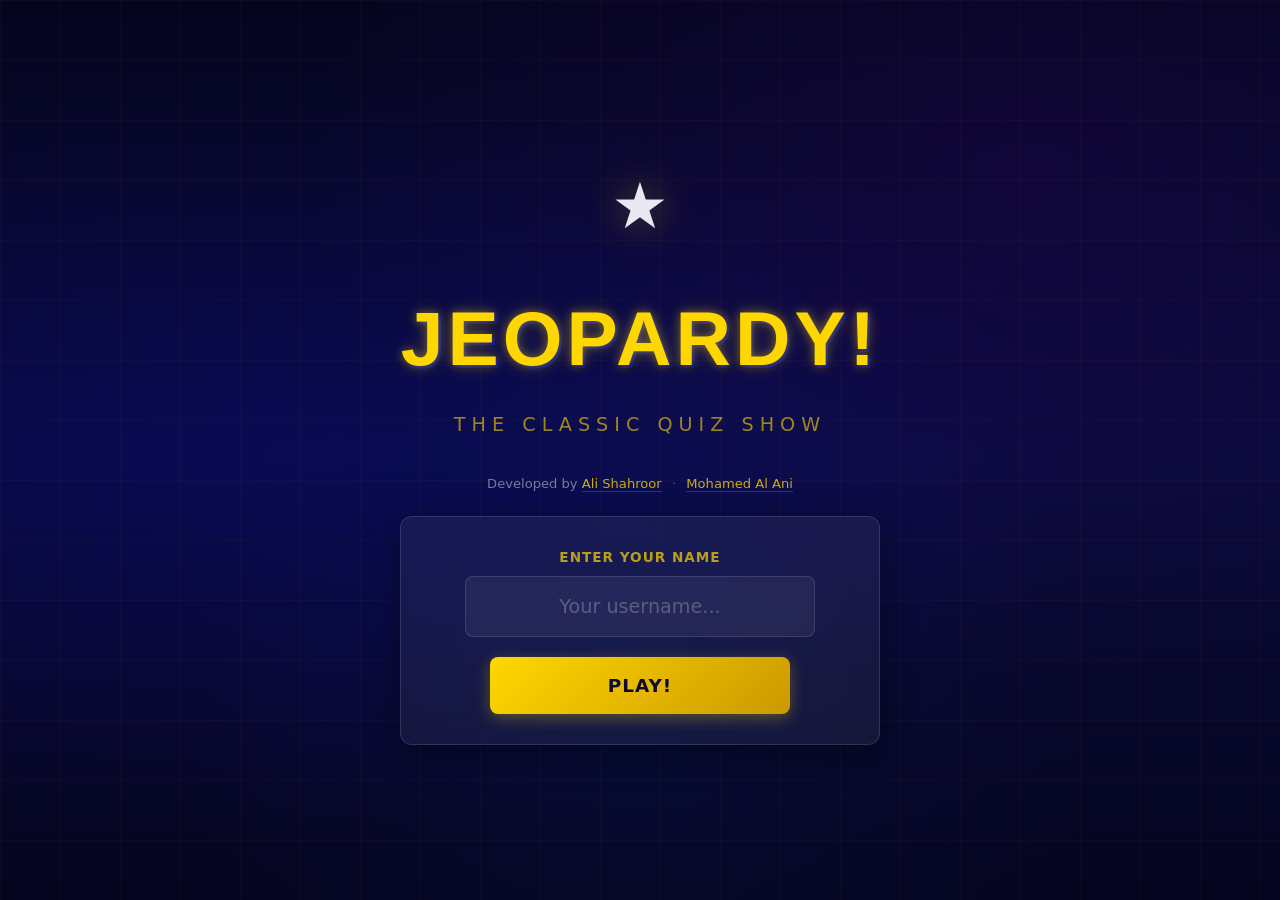
<file: jeopardy/index.html>
<!DOCTYPE html>
<html lang="en">
<head>
  <meta charset="UTF-8">
  <meta name="viewport" content="width=device-width, initial-scale=1.0">
  <title>Jeopardy! Game</title>
  <link rel="stylesheet" href="style.css?v=20260722-1">
  <link rel="icon" href="data:image/svg+xml,<svg xmlns='http://www.w3.org/2000/svg' viewBox='0 0 100 100'><text y='.9em' font-size='90'>&#9733;</text></svg>">
</head>
<body>
  <div class="bg-grid"></div>
  <div id="particles"></div>

  <!-- ===== LOGIN SCREEN ===== -->
  <div id="login-screen" class="screen active">
    <div class="login-container">
      <div class="login-logo">
        <span class="logo-icon">&#9733;</span>
      </div>
      <h1 class="title-main">Jeopardy!</h1>
      <p class="title-sub">The Classic Quiz Show</p>
      <p class="creator-credit">
        Developed by <a href="https://alishahroor.github.io/" target="_blank" rel="noopener noreferrer">Ali Shahroor</a>
        <span>&middot;</span>
        <a href="https://www.linkedin.com/in/mohammed-al-ani-7241b028a/" target="_blank" rel="noopener noreferrer">Mohamed Al Ani</a>
      </p>

      <div class="glass-card">
        <div class="login-form">
          <div class="input-group" style="max-width: 350px; margin: 0 auto;">
            <label>Enter Your Name</label>
            <input type="text" id="login-username" class="input-field"
                   placeholder="Your username..." maxlength="20" autocomplete="off">
          </div>
          <button class="btn btn-primary btn-large" onclick="app.handleLogin()">
            Play!
          </button>
        </div>
      </div>

      <div class="login-recent" id="login-recent-section" style="display: none;">
        <h3>Quick Login</h3>
        <div class="recent-users" id="recent-users"></div>
      </div>
    </div>
  </div>

  <!-- ===== MAIN MENU ===== -->
  <div id="menu-screen" class="screen">
    <div class="menu-container">
      <h1 class="title-main">Jeopardy!</h1>
      <p class="menu-welcome">Welcome back, <span class="menu-username" id="menu-username"></span></p>

      <div class="menu-buttons">
        <button class="menu-btn" onclick="app.showSetupScreen()">
          <span class="menu-icon">&#127918;</span>
          <span class="menu-text">
            New Game
            <small>Start a new Jeopardy game</small>
          </span>
        </button>

        <button class="menu-btn" onclick="app.showSavedGames()">
          <span class="menu-icon">&#128190;</span>
          <span class="menu-text">
            Saved Games
            <small>Continue a previously saved game</small>
          </span>
        </button>

        <button class="menu-btn" onclick="app.showHowToPlay()">
          <span class="menu-icon">&#128214;</span>
          <span class="menu-text">
            How to Play
            <small>Learn the rules and features</small>
          </span>
        </button>
      </div>

      <p class="creator-credit creator-credit--menu">
        Developed by <a href="https://alishahroor.github.io/" target="_blank" rel="noopener noreferrer">Ali Shahroor</a>
        <span>&middot;</span>
        <a href="https://www.linkedin.com/in/mohammed-al-ani-7241b028a/" target="_blank" rel="noopener noreferrer">Mohamed Al Ani</a>
      </p>

      <div class="menu-footer">
        <button class="btn btn-secondary btn-small" onclick="app.handleLogout()">
          Logout
        </button>
      </div>
    </div>
  </div>

  <!-- ===== GAME SETUP ===== -->
  <div id="setup-screen" class="screen">
    <div class="setup-container">
      <h2 class="section-title">Game Setup</h2>

      <div class="shared-banner" id="shared-banner" style="display:none;"></div>

      <!-- Mode Selection -->
      <div class="setup-section" id="setup-mode-section">
        <h3>Game Mode</h3>
        <div class="mode-selector">
          <div class="mode-card selected" data-mode="topic" onclick="app.selectMode('topic')">
            <div class="mode-icon">&#127758;</div>
            <h3>Topic Mode</h3>
            <p>Pick from 28 built-in categories with hundreds of questions</p>
          </div>
          <div class="mode-card" data-mode="custom" onclick="app.selectMode('custom')">
            <div class="mode-icon">&#9997;</div>
            <h3>Custom Mode</h3>
            <p>Write your own questions and answers for a personalized game</p>
          </div>
        </div>
      </div>

      <!-- Game Name -->
      <div class="setup-section" id="setup-name-section">
        <h3>Game Name</h3>
        <input type="text" id="setup-game-name" class="input-field"
               placeholder="My Jeopardy Game" maxlength="30">
      </div>

      <!-- Format: Individuals vs Teams -->
      <div class="setup-section" id="setup-format-section">
        <h3>Who's Playing?</h3>
        <div class="mode-selector">
          <div class="mode-card selected" data-format="individual" onclick="app.selectFormat('individual')">
            <div class="mode-icon">&#128100;</div>
            <h3>Individuals</h3>
            <p>Everyone plays for themselves (2&ndash;4 players)</p>
          </div>
          <div class="mode-card" data-format="teams" onclick="app.selectFormat('teams')">
            <div class="mode-icon">&#128101;</div>
            <h3>Teams</h3>
            <p>Play in groups &mdash; name them yourself or split players randomly</p>
          </div>
        </div>
      </div>

      <!-- Players (Individuals) -->
      <div class="setup-section" id="setup-players-section">
        <h3>Players (2-4)</h3>
        <div class="player-inputs" id="player-inputs"></div>
        <button class="btn btn-secondary btn-small add-player-btn" onclick="app.addPlayer()">
          + Add Player
        </button>
      </div>

      <!-- Teams -->
      <div class="setup-section" id="setup-teams-section" style="display:none;">
        <h3>Teams</h3>
        <div class="team-count-row">
          <span>Number of teams:</span>
          <div class="timer-selector">
            <button class="timer-option selected" data-teams="2" onclick="app.selectTeamCount(2)">2</button>
            <button class="timer-option" data-teams="3" onclick="app.selectTeamCount(3)">3</button>
            <button class="timer-option" data-teams="4" onclick="app.selectTeamCount(4)">4</button>
          </div>
        </div>
        <div class="team-mode-row">
          <button class="team-mode-btn selected" data-teammode="named" onclick="app.selectTeamMode('named')">&#9997; Name teams &amp; players</button>
          <button class="team-mode-btn" data-teammode="random" onclick="app.selectTeamMode('random')">&#127922; Random teams</button>
        </div>
        <div id="team-named-area"></div>
        <div id="team-random-area" style="display:none;">
          <label style="display:block; color: rgba(255,215,0,0.7); margin-bottom: 8px;">Enter all players (one per line or comma-separated):</label>
          <textarea id="team-random-pool" class="input-field" rows="4" placeholder="Ali, Bayan, Sam, Omar, Lina, Yusuf..."></textarea>
          <button class="btn btn-secondary btn-small" style="margin-top:10px;" onclick="app.shuffleTeams()">&#127922; Shuffle into teams</button>
          <div id="team-random-preview" class="team-preview"></div>
        </div>
      </div>

      <!-- Timer -->
      <div class="setup-section">
        <h3>Timer per Question</h3>
        <div class="timer-selector">
          <button class="timer-option selected" data-time="30" onclick="app.selectTimer(30)">30s</button>
          <button class="timer-option" data-time="45" onclick="app.selectTimer(45)">45s</button>
          <button class="timer-option" data-time="60" onclick="app.selectTimer(60)">60s</button>
          <button class="timer-option" data-time="90" onclick="app.selectTimer(90)">90s</button>
          <button class="timer-option" data-time="120" onclick="app.selectTimer(120)">2 min</button>
          <button class="timer-option" data-time="0" onclick="app.selectTimer(0)">&#8734; No timer</button>
        </div>
      </div>

      <!-- Bonus rounds -->
      <div class="setup-section">
        <h3>&#9889; Bonus Rounds (lifelines)</h3>
        <div class="timer-selector">
          <button class="timer-option" data-bonus="0" onclick="app.selectBonusRounds(0)">0</button>
          <button class="timer-option" data-bonus="1" onclick="app.selectBonusRounds(1)">1</button>
          <button class="timer-option" data-bonus="2" onclick="app.selectBonusRounds(2)">2</button>
          <button class="timer-option selected" data-bonus="3" onclick="app.selectBonusRounds(3)">3</button>
          <button class="timer-option" data-bonus="4" onclick="app.selectBonusRounds(4)">4</button>
          <button class="timer-option" data-bonus="5" onclick="app.selectBonusRounds(5)">5</button>
        </div>
      </div>

      <div class="setup-actions">
        <button class="btn btn-secondary" onclick="app.goBack('menu')">Back</button>
        <button class="btn btn-primary btn-large" onclick="app.proceedFromSetup()">Continue</button>
      </div>
    </div>
  </div>

  <!-- ===== TOPIC SELECTION ===== -->
  <div id="topic-screen" class="screen">
    <div class="topic-container">
      <h2 class="section-title">Choose Your Categories</h2>
      <p class="topic-counter" id="topic-counter"><span>0</span> / 6 categories selected</p>

      <div class="topic-selected" id="topic-selected"></div>

      <div class="topic-presets">
        <button class="timer-option" onclick="app.applyPreset('party')">Party Mix</button>
        <button class="timer-option" onclick="app.applyPreset('arab')">Arab Night</button>
        <button class="timer-option" onclick="app.applyPreset('football')">Football Heavy</button>
        <button class="timer-option" onclick="app.applyPreset('hard')">Hard Mode</button>
        <button class="timer-option" onclick="app.applyPreset('world')">World Tour</button>
        <button class="timer-option" onclick="app.applyPreset('cinema')">Cinema Night</button>
        <button class="timer-option" onclick="app.applyPreset('food')">Foodies</button>
        <button class="timer-option" onclick="app.applyPreset('school')">School Brain</button>
      </div>

      <input type="text" id="topic-search" class="input-field topic-search"
             placeholder="🔎 Search categories…"
             autocomplete="off" oninput="app.filterTopics(this.value)">

      <button class="btn btn-secondary add-own-btn" onclick="app.openCustomCategory()">
        &#10133; Add your own category
      </button>

      <div class="topic-grid" id="topic-grid"></div>
      <p class="topic-more-note" id="topic-more-note"></p>

      <div class="topic-actions">
        <button class="btn btn-secondary" onclick="app.goBack('setup')">Back</button>
        <button class="btn btn-secondary btn-large" onclick="app.surpriseMe()">&#127922; Surprise Me</button>
        <button class="btn btn-primary btn-large" onclick="app.startTopicGame()">Start Game!</button>
      </div>
    </div>
  </div>

  <!-- ===== CUSTOM GAME BUILDER ===== -->
  <div id="custom-screen" class="screen">
    <div class="custom-container">
      <h2 class="section-title">Custom Game Builder</h2>
      <p style="text-align: center; color: rgba(255,255,255,0.6); margin-bottom: 20px;">
        Create 6 categories with 5 questions each ($200 - $1000)
      </p>

      <div class="custom-tabs" id="custom-tabs"></div>
      <div id="custom-panels"></div>

      <div class="custom-actions">
        <button class="btn btn-secondary" onclick="app.goBack('setup')">Back</button>
        <button class="btn btn-primary btn-large" onclick="app.startCustomGame()">Start Game!</button>
      </div>
    </div>
  </div>

  <!-- ===== GAME BOARD ===== -->
  <div id="board-screen" class="screen">
    <div class="board-header">
      <span class="game-title">Jeopardy!</span>
      <div class="board-header-actions">
        <button class="btn btn-secondary btn-small" onclick="app.saveCurrentGame()">
          &#128190; Save
        </button>
        <button class="btn btn-secondary btn-small" onclick="app.shareCurrentGame()">
          &#128279; Share
        </button>
        <button class="btn btn-secondary btn-small" onclick="app.openHostAnswers()">
          &#128274; Host Answers
        </button>
        <button class="btn btn-secondary btn-small" onclick="app.resetQuestionMemory()">
          &#8635; Fresh
        </button>
        <button class="btn btn-bonus btn-small" id="bonus-btn" onclick="app.openBonus()">
          &#9889; Bonus
        </button>
        <button class="btn btn-secondary btn-small" onclick="app.openAdjust()">
          &#9881; Adjust
        </button>
        <button class="sound-toggle" id="sound-toggle" onclick="app.toggleSound()">&#128264;</button>
        <button class="btn btn-danger btn-small" onclick="app.endGameEarly()">
          End Game
        </button>
      </div>
    </div>

    <div class="scoreboard" id="scoreboard"></div>

    <div class="board-scroll">
      <div class="jeopardy-board" id="jeopardy-board"></div>
    </div>
  </div>

  <!-- ===== QUESTION MODAL ===== -->
  <div class="modal-overlay" id="question-overlay">
    <div class="question-modal" id="question-modal" role="dialog" aria-modal="true" aria-label="Question">
      <div class="modal-category" id="modal-category"></div>
      <div class="modal-points" id="modal-points"></div>
      <div id="modal-content"></div>
    </div>
  </div>

  <!-- ===== ADD-YOUR-OWN CATEGORY MODAL ===== -->
  <div class="modal-overlay" id="custom-cat-overlay">
    <div class="custom-cat-modal glass-card" role="dialog" aria-modal="true" aria-label="Add your own category">
      <h3 class="share-title">&#10133; Your Own Category</h3>
      <p class="share-desc">Write a category and a question for each value. Mix it right in with the built-in ones. (Blanks are skipped.)</p>
      <input type="text" id="custom-cat-name" class="input-field" placeholder="Category name (e.g. Our Friend Group)" maxlength="28">
      <div id="custom-cat-rows"></div>
      <div class="share-actions" style="gap:10px;">
        <button class="btn btn-secondary" onclick="app.closeCustomCategory()">Cancel</button>
        <button class="btn btn-primary" onclick="app.saveCustomCategory()">Add Category</button>
      </div>
    </div>
  </div>

  <!-- ===== ADJUST MODAL (scores + whose turn) ===== -->
  <div class="modal-overlay" id="adjust-overlay">
    <div class="adjust-modal glass-card" role="dialog" aria-modal="true" aria-label="Adjust game">
      <h3 class="share-title">&#9881; Adjust Game</h3>
      <p class="share-desc">Fix the scoreline or switch whose turn it is &mdash; any time.</p>
      <div id="adjust-rows"></div>
      <div class="share-actions" style="gap:10px;">
        <button class="btn btn-secondary" onclick="app.closeAdjust()">Cancel</button>
        <button class="btn btn-primary" onclick="app.saveAdjust()">Apply</button>
      </div>
    </div>
  </div>

  <!-- ===== TEAM REVEAL MODAL ===== -->
  <div class="modal-overlay" id="team-reveal-overlay">
    <div class="team-reveal-modal glass-card" id="team-reveal-modal" role="dialog" aria-modal="true" aria-label="Team reveal"></div>
  </div>

  <!-- ===== BONUS ROUND MODAL ===== -->
  <div class="modal-overlay" id="bonus-overlay">
    <div class="bonus-modal glass-card" id="bonus-modal" role="dialog" aria-modal="true" aria-label="Bonus round"></div>
  </div>

  <!-- ===== SHARE MODAL ===== -->
  <div class="modal-overlay" id="share-overlay">
    <div class="share-modal glass-card" role="dialog" aria-modal="true" aria-label="Share this game">
      <span class="share-icon">&#128279;</span>
      <h3 class="share-title">Share this game</h3>
      <p class="share-desc">Send this link to your friends. Anyone who opens it gets your exact game board &mdash; categories, questions, and timer &mdash; ready to play. No account needed.</p>
      <div class="share-link-row">
        <input type="text" id="share-link-input" class="input-field" readonly onclick="this.select()">
        <button class="btn btn-primary" id="share-copy-btn" onclick="app.copyShareLink()">Copy</button>
      </div>
      <p class="share-hint" id="share-hint"></p>
      <div class="share-actions">
        <button class="btn btn-secondary" onclick="app.closeShare()">Close</button>
      </div>
    </div>
  </div>

  <!-- ===== RESULTS SCREEN ===== -->
  <div id="results-screen" class="screen">
    <div class="results-container">
      <div class="winner-announcement">
        <span class="winner-crown">&#127942;</span>
        <h1 class="winner-name" id="winner-name"></h1>
        <p class="winner-score" id="winner-final-score"></p>
      </div>

      <div class="results-scoreboard" id="results-scoreboard"></div>
      <div class="results-recap" id="results-recap"></div>

      <div class="results-actions">
        <button class="btn btn-secondary" onclick="app.downloadResultsCard()">
          Download Share Card
        </button>
        <button class="btn btn-primary btn-large" onclick="app.showSetupScreen()">
          New Game
        </button>
        <button class="btn btn-secondary" onclick="app.goBack('menu')">
          Main Menu
        </button>
      </div>
    </div>
  </div>

  <!-- ===== SAVED GAMES ===== -->
  <div id="saved-screen" class="screen">
    <div class="saved-container">
      <h2 class="section-title">Saved Games</h2>

      <div class="saved-games-list" id="saved-games-list"></div>

      <div style="text-align: center;">
        <button class="btn btn-secondary" onclick="app.goBack('menu')">Back to Menu</button>
      </div>
    </div>
  </div>

  <!-- ===== HOW TO PLAY ===== -->
  <div id="howto-screen" class="screen">
    <div class="howto-container">
      <h2 class="section-title">How to Play</h2>

      <div class="glass-card howto-section">
        <h3><span class="howto-icon">&#127918;</span> Game Modes</h3>
        <ul>
          <li><strong>Topic Mode:</strong> Choose 6 categories from 25+ built-in genres &mdash; from Science and History to Video Games, Anime, Football, and Flags of the World. The game builds a fresh, randomized board each time. Can't decide? Hit <strong>&#127922; Surprise Me</strong> to auto-pick 6 random categories.</li>
          <li><strong>Custom Mode:</strong> Write your own questions, answers, and use the built-in point values. Perfect for study sessions, parties, or themed games.</li>
        </ul>
      </div>

      <div class="glass-card howto-section">
        <h3><span class="howto-icon">&#127916;</span> The Game Board</h3>
        <ul>
          <li>The board has 6 categories across the top and 5 rows of increasing point values ($200 to $1000).</li>
          <li>The current player selects a cell to reveal a question.</li>
          <li>A timer counts down - answer before time runs out!</li>
          <li>After the answer is revealed, judge whether the response was correct or wrong.</li>
          <li>Correct answers add points; wrong answers deduct points.</li>
          <li><strong>&#128176; Steal:</strong> if a player gets it wrong, any other player can try to <em>steal</em> &mdash; tap whoever answers correctly to give them the points. Wrong answers never cost points; tap "No one got it" to move on.</li>
          <li>Play continues until all questions are answered.</li>
        </ul>
      </div>

      <div class="glass-card howto-section">
        <h3><span class="howto-icon">&#9889;</span> Question Types</h3>
        <ul>
          <li><strong>Text Questions:</strong> Standard trivia - read the question, discuss the answer, then reveal and judge.</li>
          <li><strong>Image Questions:</strong> Visual questions using emoji representations and descriptions.</li>
          <li><strong>Interactive Challenges:</strong> Rapid-fire rounds where a player must type as many answers as possible before the timer runs out (e.g., "Name 30 European countries in 60 seconds").</li>
        </ul>
      </div>

      <div class="glass-card howto-section">
        <h3><span class="howto-icon">&#128101;</span> Players & Teams</h3>
        <ul>
          <li>Choose <strong>Individuals</strong> (2&ndash;4 players) or <strong>Teams</strong> in setup.</li>
          <li>For teams, either <strong>name the teams and their members</strong> yourself, or paste a list of everyone and hit <strong>&#127922; Shuffle into teams</strong> to split them randomly.</li>
          <li>2 to 4 players or teams can compete.</li>
          <li>Players take turns selecting questions from the board.</li>
          <li>Any player can be selected to answer (use the player buttons in the question modal).</li>
          <li>Wrong answers can be <strong>stolen</strong> by other players &mdash; so staying sharp on every question pays off.</li>
          <li>The player with the highest score at the end wins!</li>
        </ul>
      </div>

      <div class="glass-card howto-section">
        <h3><span class="howto-icon">&#9889;</span> Bonus Rounds (Lifeline)</h3>
        <ul>
          <li>Tap <strong>&#9889; Bonus</strong> mid-game &mdash; optional, configurable count per game. In team games it pits a <strong>random player from each side</strong> against each other. Bonus questions come from a <strong>separate bank</strong>, so you never see a board question twice.</li>
          <li><strong>&#9889; Rapid-Fire:</strong> two contestants take turns. <strong>Type each answer</strong> (close spellings &amp; synonyms count) &mdash; every correct one banks <strong>+$100</strong>. You keep everything you earn.</li>
          <li><strong>&#128221; Name as Many:</strong> pick a topic, set the payout rate, then raise the target back and forth. When one side stops, the high bidder has to name that many; if they miss, the opponent gets the points. Supported topics auto-validate typed answers.</li>
          <li><strong>&#128101; Family Feud:</strong> pick who's guessing and <strong>type the answer they call out</strong> &mdash; close spellings and natural synonyms count, then matching answers reveal automatically. Ranked scoring: the <strong>#1 answer is worth $700</strong> down to <strong>$100</strong> for the last.</li>
        </ul>
      </div>

      <div class="glass-card howto-section">
        <h3><span class="howto-icon">&#128190;</span> Save & Load</h3>
        <ul>
          <li>Click "Save" during a game to save your progress.</li>
          <li>It remembers <strong>everything</strong> &mdash; the board, every score, whose turn it is, which questions are answered, your timer, and bonus rounds left.</li>
          <li>Access saved games from the main menu and continue right where you left off.</li>
          <li>Games are saved per user in your browser. You can keep multiple saves.</li>
        </ul>
      </div>

      <div class="glass-card howto-section">
        <h3><span class="howto-icon">&#128279;</span> Share With Friends</h3>
        <ul>
          <li>Click <strong>&#128279; Share</strong> during any game to get a link.</li>
          <li>Anyone who opens the link gets your exact board &mdash; categories, questions, and timer &mdash; ready to play.</li>
          <li>No account or sign-up needed for them to play your game.</li>
          <li>Great for sharing a custom quiz you built for friends, a class, or a party.</li>
        </ul>
      </div>

      <div class="howto-actions">
        <button class="btn btn-secondary" onclick="app.goBack('menu')">Back to Menu</button>
      </div>
    </div>
  </div>

  <!-- Scripts -->
  <script src="jeopardy-data.js?v=20260722-1"></script>
  <script src="jeopardy-extra.js?v=20260722-1"></script>
  <script src="bonus-data.js?v=20260722-1"></script>
  <script src="enrich-data.js?v=20260722-1"></script>
  <script src="questions.js?v=20260722-1"></script>
  <script src="game.js?v=20260722-1"></script>
  <script src="app.js?v=20260722-1"></script>
</body>
</html>
</file>
<file: assets/css/style.css>
/* ============================================================
   Ali Shahroor — Academic Portfolio
   A modern, polished design with glass-morphism and animations
   ============================================================ */

:root {
  --bg: #fbfaf6;
  --bg-alt: #f2efe7;
  --surface: #ffffff;
  --glass: rgba(255, 255, 255, 0.72);
  --border: #e7e1d4;
  --text: #1b1a17;
  --text-muted: #6f6a60;
  --accent: #0f7b5a;
  --accent-soft: #dcf2e9;
  --accent-strong: #0a5b42;
  --accent2: #b45309;
  --accent2-soft: #fbebd9;
  --gradient: linear-gradient(135deg, #0f7b5a, #b45309);
  --gradient-soft: linear-gradient(135deg, #dcf2e9, #fbebd9);
  --badge-top: #0a6e50;
  --badge-top-bg: #dcf2e9;
  --badge-bg: #f2efe7;
  --badge-text: #6f6a60;
  --shadow-sm: 0 1px 2px rgba(40, 34, 20, 0.04);
  --shadow: 0 4px 6px -1px rgba(40, 34, 20, 0.06), 0 10px 15px -3px rgba(40, 34, 20, 0.08);
  --shadow-lg: 0 10px 25px -5px rgba(40, 34, 20, 0.10), 0 20px 50px -12px rgba(40, 34, 20, 0.14);
  --radius: 16px;
  --radius-sm: 10px;
  --maxw: 1100px;
  --font: 'Inter', -apple-system, BlinkMacSystemFont, "Segoe UI", Roboto, sans-serif;
  --font-display: 'Fraunces', Georgia, 'Times New Roman', serif;
  --mono: 'JetBrains Mono', 'Fira Code', monospace;
}

[data-theme="dark"] {
  --bg: #141410;
  --bg-alt: #1b1b14;
  --surface: #211f18;
  --glass: rgba(33, 31, 24, 0.78);
  --border: #36332a;
  --text: #ece7da;
  --text-muted: #a8a293;
  --accent: #34d8a0;
  --accent-soft: #0c3a2c;
  --accent-strong: #6fefc2;
  --accent2: #f4a340;
  --accent2-soft: #3a2a12;
  --gradient: linear-gradient(135deg, #34d8a0, #f4a340);
  --gradient-soft: linear-gradient(135deg, #0c3a2c, #3a2a12);
  --badge-top: #34d8a0;
  --badge-top-bg: #0c3a2c;
  --badge-bg: #211f18;
  --badge-text: #a8a293;
  --shadow-sm: 0 1px 2px rgba(0, 0, 0, 0.3);
  --shadow: 0 4px 6px rgba(0, 0, 0, 0.3), 0 10px 15px rgba(0, 0, 0, 0.2);
  --shadow-lg: 0 10px 25px rgba(0, 0, 0, 0.4), 0 20px 50px rgba(0, 0, 0, 0.3);
}

/* ---- Reset ---- */
*, *::before, *::after { box-sizing: border-box; margin: 0; padding: 0; }
html { scroll-behavior: smooth; scroll-padding-top: 80px; }

body {
  font-family: var(--font);
  color: var(--text);
  background: var(--bg);
  line-height: 1.7;
  -webkit-font-smoothing: antialiased;
  -moz-osx-font-smoothing: grayscale;
  transition: background 0.4s ease, color 0.4s ease;
  overflow-x: hidden;
}

/* ---- Animated Grid Background ---- */
.bg-grid {
  position: fixed; top: 0; left: 0; width: 100%; height: 100%;
  z-index: -1; pointer-events: none;
  background-image:
    radial-gradient(circle at 20% 50%, color-mix(in srgb, var(--accent) 6%, transparent) 0%, transparent 50%),
    radial-gradient(circle at 80% 20%, color-mix(in srgb, var(--accent2) 5%, transparent) 0%, transparent 50%),
    radial-gradient(circle at 50% 80%, color-mix(in srgb, var(--accent) 4%, transparent) 0%, transparent 40%);
}

.container { max-width: var(--maxw); margin: 0 auto; padding: 0 24px; }
a { color: var(--accent); text-decoration: none; transition: color 0.2s ease; }
a:hover { color: var(--accent-strong); }
h1, h2, h3 { line-height: 1.25; letter-spacing: -0.025em; }
/* Serif display face for headings — gives the page its own editorial character */
.hero__text h1, .section__title, .pub-group__year, .nav__brand {
  font-family: var(--font-display);
  letter-spacing: -0.015em;
}
::selection { background: var(--accent-soft); color: var(--accent-strong); }

/* ---- Navigation ---- */
.nav {
  position: sticky; top: 0; z-index: 100;
  background: var(--glass);
  backdrop-filter: saturate(180%) blur(16px);
  -webkit-backdrop-filter: saturate(180%) blur(16px);
  border-bottom: 1px solid var(--border);
  transition: background 0.4s;
}
.nav__inner { display: flex; align-items: center; justify-content: space-between; height: 68px; }
.nav__brand {
  font-weight: 900; font-size: 1.2rem; letter-spacing: 0.06em;
  color: transparent; text-decoration: none;
  background: var(--gradient); -webkit-background-clip: text; background-clip: text;
  border: 2px solid var(--accent); padding: 3px 10px; border-radius: 10px;
  transition: border-color 0.2s;
}
.nav__brand:hover { border-color: var(--accent2); text-decoration: none; }
.nav__links { display: flex; gap: 32px; }
.nav__links a {
  color: var(--text-muted); font-weight: 500; font-size: 0.95rem;
  text-decoration: none; position: relative; transition: color 0.2s;
}
.nav__links a::after {
  content: ""; position: absolute; left: 0; bottom: -6px; width: 0; height: 2.5px;
  background: var(--gradient); border-radius: 2px; transition: width 0.25s ease;
}
.nav__links a:hover, .nav__links a.active { color: var(--text); }
.nav__links a:hover::after, .nav__links a.active::after { width: 100%; }
.nav__actions { display: flex; align-items: center; gap: 12px; }

.theme-toggle {
  display: grid; place-items: center; width: 40px; height: 40px;
  border: 1px solid var(--border); border-radius: var(--radius-sm); background: var(--surface);
  color: var(--text); cursor: pointer; transition: all 0.2s;
}
.theme-toggle:hover { border-color: var(--accent); color: var(--accent); transform: rotate(15deg); }
.icon-moon { display: none; }
[data-theme="dark"] .icon-sun { display: none; }
[data-theme="dark"] .icon-moon { display: block; }

.nav__burger { display: none; flex-direction: column; gap: 5px; background: none; border: none; cursor: pointer; padding: 8px; }
.nav__burger span { width: 24px; height: 2.5px; background: var(--text); border-radius: 2px; transition: 0.3s; }
.nav__burger.open span:nth-child(1) { transform: rotate(45deg) translate(5px, 5px); }
.nav__burger.open span:nth-child(2) { opacity: 0; }
.nav__burger.open span:nth-child(3) { transform: rotate(-45deg) translate(5px, -5px); }

/* ---- Buttons ---- */
.btn {
  display: inline-flex; align-items: center; gap: 8px;
  padding: 13px 24px; border-radius: var(--radius-sm); font-weight: 600; font-size: 0.95rem;
  text-decoration: none; cursor: pointer; border: 1px solid transparent;
  transition: all 0.2s ease;
}
.btn:hover { text-decoration: none; transform: translateY(-2px); }
.btn--primary {
  background: var(--gradient); color: #fff;
  box-shadow: 0 4px 14px color-mix(in srgb, var(--accent) 30%, transparent);
}
.btn--primary:hover {
  box-shadow: 0 8px 25px color-mix(in srgb, var(--accent) 40%, transparent);
  color: #fff;
}
.btn--ghost { background: transparent; color: var(--text); border-color: var(--border); }
.btn--ghost:hover { border-color: var(--accent); color: var(--accent); }

/* ---- Hero Section ---- */
.hero { padding: 80px 0 64px; }
.hero__inner { display: grid; grid-template-columns: 280px 1fr; gap: 56px; align-items: center; }
.hero__photo { display: flex; flex-direction: column; align-items: center; gap: 20px; position: relative; }
.hero__photo-glow {
  position: absolute; top: 50%; left: 50%; transform: translate(-50%, -55%);
  width: 280px; height: 280px; border-radius: 50%;
  background: var(--gradient); opacity: 0.15; filter: blur(40px);
  animation: pulse-glow 4s ease-in-out infinite alternate;
}
@keyframes pulse-glow {
  0% { opacity: 0.1; transform: translate(-50%, -55%) scale(0.9); }
  100% { opacity: 0.2; transform: translate(-50%, -55%) scale(1.1); }
}
.hero__photo .photo-frame {
  width: 250px; height: 250px; border-radius: 28px;
  object-fit: cover;
  object-position: 26% 22%;
  box-shadow: var(--shadow-lg); border: 4px solid var(--surface);
  position: relative; z-index: 1;
  transition: transform 0.3s ease;
  display: block;
}
.hero__photo .photo-frame:hover { transform: scale(1.03) rotate(1deg); }
.eyebrow {
  text-transform: uppercase; letter-spacing: 0.14em; font-size: 0.78rem; font-weight: 700;
  color: transparent; background: var(--gradient);
  -webkit-background-clip: text; background-clip: text;
  margin-bottom: 14px;
}
.hero__text h1 {
  font-size: clamp(2.2rem, 5vw, 3.4rem); margin-bottom: 6px;
  font-weight: 900;
}
.lead { font-size: 1.08rem; color: var(--text); max-width: 64ch; margin-bottom: 16px; }
.lead--muted { color: var(--text-muted); font-size: 1rem; }
.hero__actions { display: flex; gap: 14px; flex-wrap: wrap; margin: 28px 0 20px; }
.hero__links {
  list-style: none; display: flex; flex-wrap: wrap; justify-content: center; gap: 8px 20px;
  position: relative; z-index: 1;
}
.hero__links a {
  font-weight: 600; font-size: 0.92rem;
  padding: 6px 14px; border-radius: 8px;
  background: var(--accent-soft); transition: all 0.2s;
}
.hero__links a:hover { background: var(--accent); color: #fff; }

/* ---- Stats ---- */
.stats {
  display: grid; grid-template-columns: repeat(4, 1fr); gap: 20px;
  margin-top: 56px; padding: 32px; border-radius: var(--radius);
  background: var(--surface); border: 1px solid var(--border);
  box-shadow: var(--shadow-sm);
}
.stat { display: flex; flex-direction: column; gap: 6px; text-align: center; }
.stat__num {
  font-size: 1.4rem; font-weight: 800;
  color: transparent; background: var(--gradient);
  -webkit-background-clip: text; background-clip: text;
  letter-spacing: -0.02em; line-height: 1.2;
}
.stat__label { font-size: 0.83rem; color: var(--text-muted); font-weight: 500; }

/* ---- Sections ---- */
.section { padding: 80px 0; }
.section--alt { background: var(--bg-alt); }
.section__title {
  font-size: clamp(1.7rem, 3vw, 2.2rem); margin-bottom: 14px;
  position: relative; display: inline-block; font-weight: 800;
}
.section__title::after {
  content: ""; display: block; width: 56px; height: 4px; border-radius: 4px;
  background: var(--gradient); margin-top: 12px;
}
.section__intro { color: var(--text-muted); max-width: 70ch; margin-bottom: 44px; font-size: 1.05rem; }
.section__title--sub { font-size: 1.3rem; margin-top: 48px; margin-bottom: 20px; }
.section__title--sub::after { height: 3px; width: 40px; }

/* ---- Cards ---- */
.cards { display: grid; grid-template-columns: repeat(2, 1fr); gap: 20px; }
.cards--projects { grid-template-columns: repeat(3, 1fr); }
.card {
  background: var(--surface); border: 1px solid var(--border); border-radius: var(--radius);
  padding: 28px; transition: all 0.25s ease;
  position: relative; overflow: hidden;
}
.card::before {
  content: ""; position: absolute; top: 0; left: 0; right: 0; height: 3px;
  background: var(--gradient); opacity: 0; transition: opacity 0.25s;
}
.card:hover {
  transform: translateY(-4px);
  box-shadow: var(--shadow-lg);
  border-color: color-mix(in srgb, var(--accent) 30%, var(--border));
}
.card:hover::before { opacity: 1; }
.card__icon { font-size: 2rem; margin-bottom: 12px; }
.card h3 { font-size: 1.15rem; margin-bottom: 8px; font-weight: 700; }
.card p { color: var(--text-muted); font-size: 0.95rem; line-height: 1.6; }
.card--project { display: flex; flex-direction: column; }
.card--featured-project { grid-column: span 2; }
.card__tags { display: flex; flex-wrap: wrap; gap: 6px; margin: 16px 0 14px; }
.card__tags span {
  font-size: 0.72rem; font-weight: 600; padding: 4px 12px; border-radius: 999px;
  background: var(--gradient-soft); color: var(--accent-strong);
  border: 1px solid color-mix(in srgb, var(--accent) 15%, transparent);
}
.card--project .pub__links { margin-top: auto; }

/* ---- Publications ---- */
.pub-filters {
  display: flex;
  flex-wrap: wrap;
  gap: 8px;
  margin: -8px 0 28px;
}
.filter-btn {
  min-height: 34px;
  padding: 6px 14px;
  border: 1px solid var(--border);
  border-radius: 999px;
  background: var(--surface);
  color: var(--text-muted);
  font-family: inherit;
  font-size: 0.84rem;
  font-weight: 700;
  cursor: pointer;
  transition: all 0.2s ease;
}
.filter-btn:hover,
.filter-btn.active {
  border-color: color-mix(in srgb, var(--accent) 45%, var(--border));
  background: var(--accent-soft);
  color: var(--accent-strong);
}
.pub-filter-empty {
  display: none;
  padding: 18px 20px;
  border: 1px dashed var(--border);
  border-radius: var(--radius-sm);
  color: var(--text-muted);
  background: var(--surface);
  font-size: 0.94rem;
}
.pub-filter-empty.show { display: block; }
.pub-group { margin-bottom: 36px; }
.pub-group.hidden { display: none; }
.pub-group__year {
  font-size: 1.6rem; font-weight: 900; margin-bottom: 20px;
  color: transparent; background: var(--gradient);
  -webkit-background-clip: text; background-clip: text;
}
.pubs { list-style: none; display: flex; flex-direction: column; gap: 20px; }
.pub {
  background: var(--surface); border: 1px solid var(--border); border-radius: var(--radius);
  padding: 28px; transition: all 0.25s;
  position: relative;
}
.pub:hover {
  border-color: color-mix(in srgb, var(--accent) 30%, var(--border));
  box-shadow: var(--shadow);
}
.pub__title { font-size: 1.1rem; margin-bottom: 8px; font-weight: 700; }
.pub__authors { font-size: 0.92rem; color: var(--text-muted); margin-bottom: 8px; }
.pub__authors b { color: var(--accent-strong); font-weight: 700; }
.pub__venue { font-size: 0.92rem; color: var(--text-muted); margin-bottom: 14px; }
.pub__summary {
  color: var(--text-muted);
  font-size: 0.94rem;
  line-height: 1.65;
  margin-bottom: 14px;
}
.badge {
  display: inline-block; font-size: 0.76rem; font-weight: 700; padding: 3px 10px;
  border-radius: 6px; background: var(--badge-bg); color: var(--badge-text);
  margin-right: 8px;
}
.badge--top { background: var(--badge-top-bg); color: var(--badge-top); }
.pub__links { display: flex; flex-wrap: wrap; gap: 8px; }
.pub__links a, .pub__links button {
  font-size: 0.82rem; font-weight: 600; padding: 5px 14px; border-radius: 8px;
  background: var(--accent-soft); color: var(--accent-strong);
  text-decoration: none; border: none; cursor: pointer; font-family: inherit;
  transition: all 0.2s;
}
.pub__links a:hover, .pub__links button:hover {
  background: var(--accent); color: #fff; text-decoration: none;
}
.bibtex {
  display: none; margin-top: 14px; padding: 16px; border-radius: var(--radius-sm);
  background: var(--bg-alt); border: 1px solid var(--border);
  font-family: var(--mono); font-size: 0.8rem; line-height: 1.6;
  overflow-x: auto; white-space: pre; color: var(--text-muted);
}
.bibtex.show { display: block; animation: slideDown 0.3s ease; }

@keyframes slideDown {
  from { opacity: 0; transform: translateY(-8px); }
  to { opacity: 1; transform: translateY(0); }
}

/* ---- Timeline ---- */
.two-col { display: grid; grid-template-columns: 1fr 1fr; gap: 64px; }
.timeline { list-style: none; display: flex; flex-direction: column; gap: 24px; }
.timeline__item {
  position: relative; padding-left: 24px;
  border-left: 2px solid var(--border);
}
.timeline__item::before {
  content: ""; position: absolute; left: -7px; top: 6px;
  width: 12px; height: 12px; border-radius: 50%;
  background: var(--gradient); border: 2px solid var(--bg);
}
.timeline__top { display: flex; justify-content: space-between; align-items: baseline; flex-wrap: wrap; gap: 8px; }
.timeline__role { font-weight: 700; font-size: 1rem; }
.timeline__date { font-size: 0.85rem; color: var(--accent); font-weight: 600; }
.timeline__org { font-size: 0.92rem; color: var(--text-muted); margin: 4px 0 6px; font-weight: 500; }
.timeline__desc { font-size: 0.92rem; color: var(--text-muted); line-height: 1.6; }

/* ---- Certifications & Awards ---- */
.certs, .awards { list-style: none; display: flex; flex-direction: column; gap: 10px; }
.certs li, .awards li {
  font-size: 0.92rem; color: var(--text-muted); padding: 10px 16px;
  background: var(--surface); border: 1px solid var(--border);
  border-radius: var(--radius-sm); transition: all 0.2s;
}
.certs li:hover, .awards li:hover {
  border-color: color-mix(in srgb, var(--accent) 30%, var(--border));
  transform: translateX(4px);
}
.certs li b, .awards li b { color: var(--text); }

/* ---- Language Tags ---- */
.lang-tags { display: flex; flex-wrap: wrap; gap: 10px; }
.lang-tag {
  padding: 8px 18px; border-radius: 999px; font-size: 0.9rem; font-weight: 600;
  background: var(--gradient-soft); color: var(--accent-strong);
  border: 1px solid color-mix(in srgb, var(--accent) 15%, transparent);
  transition: all 0.2s;
}
.lang-tag:hover { transform: translateY(-2px); box-shadow: var(--shadow); }
.lang-tag small { font-weight: 400; opacity: 0.7; }

/* ---- Skills ---- */
.skills-grid { display: grid; grid-template-columns: repeat(3, 1fr); gap: 24px; }
.skill-group {
  background: var(--surface); border: 1px solid var(--border);
  border-radius: var(--radius); padding: 28px; transition: all 0.25s;
}
.skill-group:hover { transform: translateY(-3px); box-shadow: var(--shadow); }
.skill-group h3 {
  font-size: 1rem; font-weight: 700; margin-bottom: 16px;
  color: transparent; background: var(--gradient);
  -webkit-background-clip: text; background-clip: text;
}
.skill-tags { display: flex; flex-wrap: wrap; gap: 8px; }
.skill-tags span {
  font-size: 0.82rem; font-weight: 500; padding: 5px 14px; border-radius: 8px;
  background: var(--bg-alt); color: var(--text-muted); border: 1px solid var(--border);
  transition: all 0.2s;
}
.skill-tags span:hover { background: var(--accent-soft); color: var(--accent-strong); border-color: var(--accent); }

/* ---- Contact ---- */
.contact { display: grid; grid-template-columns: repeat(4, 1fr); gap: 16px; }
.contact__card {
  display: flex; flex-direction: column; align-items: center; gap: 10px;
  padding: 28px 20px; background: var(--surface); border: 1px solid var(--border);
  border-radius: var(--radius); text-decoration: none; color: var(--text);
  transition: all 0.25s; text-align: center;
}
.contact__card:hover {
  transform: translateY(-4px); box-shadow: var(--shadow-lg);
  border-color: var(--accent); text-decoration: none; color: var(--text);
}
.contact__icon {
  width: 52px; height: 52px; border-radius: 14px; display: grid; place-items: center;
  background: var(--gradient-soft); color: var(--accent);
  transition: all 0.25s;
}
.contact__card:hover .contact__icon { background: var(--gradient); color: #fff; }
.contact__label { font-size: 0.82rem; color: var(--text-muted); font-weight: 500; }
.contact__value { font-size: 0.88rem; font-weight: 600; color: var(--accent); word-break: break-all; }
.contact__footer { text-align: center; margin-top: 36px; color: var(--text-muted); font-size: 0.92rem; }

/* ---- Footer ---- */
.footer {
  padding: 28px 0; text-align: center; color: var(--text-muted);
  font-size: 0.88rem; border-top: 1px solid var(--border);
}

/* ---- Scroll Animations ---- */
[data-anim] {
  opacity: 0; transform: translateY(24px);
  transition: opacity 0.6s ease, transform 0.6s ease;
}
[data-anim].in-view { opacity: 1; transform: translateY(0); }

/* ---- Accessibility ---- */
:focus-visible {
  outline: 2px solid var(--accent);
  outline-offset: 3px;
  border-radius: 4px;
}
.btn:focus-visible, .nav__brand:focus-visible, .theme-toggle:focus-visible {
  outline-offset: 4px;
}

/* Respect users who prefer reduced motion */
@media (prefers-reduced-motion: reduce) {
  html { scroll-behavior: auto; }
  *, *::before, *::after {
    animation-duration: 0.001ms !important;
    animation-iteration-count: 1 !important;
    transition-duration: 0.001ms !important;
  }
  [data-anim] { opacity: 1; transform: none; }
}

/* ---- Responsive ---- */
@media (max-width: 900px) {
  .hero__inner { grid-template-columns: 1fr; text-align: center; gap: 32px; }
  .hero__text { display: flex; flex-direction: column; align-items: center; }
  .lead { text-align: center; }
  .hero__actions { justify-content: center; }
  .stats { grid-template-columns: repeat(2, 1fr); }
  .cards { grid-template-columns: 1fr; }
  .cards--projects { grid-template-columns: repeat(2, 1fr); }
  .card--featured-project { grid-column: span 2; }
  .two-col { grid-template-columns: 1fr; gap: 48px; }
  .skills-grid { grid-template-columns: 1fr; }
  .contact { grid-template-columns: repeat(2, 1fr); }
  .nav__links { display: none; }
  .nav__burger { display: flex; }
  .nav__links.open {
    display: flex; flex-direction: column; gap: 0;
    position: absolute; top: 68px; left: 0; right: 0;
    background: var(--glass); backdrop-filter: saturate(180%) blur(16px);
    -webkit-backdrop-filter: saturate(180%) blur(16px);
    border-bottom: 1px solid var(--border);
    padding: 16px 24px;
    animation: slideDown 0.3s ease;
  }
  .nav__links.open a { padding: 12px 0; border-bottom: 1px solid var(--border); }
  .nav__links.open a:last-child { border-bottom: none; }
}

@media (max-width: 640px) {
  .hero { padding: 48px 0 40px; }
  .hero__photo .photo-frame { width: 200px; height: 200px; border-radius: 24px; }
  .stats { grid-template-columns: 1fr 1fr; padding: 20px; gap: 16px; }
  .section { padding: 56px 0; }
  .cards--projects { grid-template-columns: 1fr; }
  .card--featured-project { grid-column: auto; }
  .contact { grid-template-columns: 1fr; }
  .pub { padding: 20px; }
  .hero__actions { flex-direction: column; align-items: center; }
}
</file>
<file: jeopardy/style.css>
/* ============================================
   JEOPARDY GAME - Complete Stylesheet
   ============================================ */

/* ---- CSS Variables ---- */
:root {
  --primary-blue: #060CE9;
  --dark-blue: #000B8C;
  --deeper-blue: #00064D;
  --light-blue: #1A1AFF;
  --gold: #FFD700;
  --gold-light: #FFE44D;
  --gold-dark: #CC9900;
  --white: #FFFFFF;
  --off-white: #F0F0F5;
  --dark: #0A0A2E;
  --darker: #050520;
  --text-light: #E8E8F0;
  --correct-green: #00E676;
  --wrong-red: #FF5252;
  --glass-bg: rgba(255, 255, 255, 0.06);
  --glass-border: rgba(255, 255, 255, 0.12);
  --glass-highlight: rgba(255, 255, 255, 0.15);
  --shadow-color: rgba(0, 0, 0, 0.4);
  --font-main: 'Segoe UI', system-ui, -apple-system, sans-serif;
  --font-display: 'Impact', 'Arial Black', 'Segoe UI Black', sans-serif;
  --transition-speed: 0.3s;
  --border-radius: 12px;
}

/* ---- Reset & Base ---- */
*, *::before, *::after {
  margin: 0;
  padding: 0;
  box-sizing: border-box;
}

html {
  font-size: 16px;
  scroll-behavior: smooth;
}

body {
  font-family: var(--font-main);
  background: var(--darker);
  color: var(--text-light);
  min-height: 100vh;
  overflow-x: hidden;
  line-height: 1.6;
}

/* ---- Background Animation ---- */
body::before {
  content: '';
  position: fixed;
  top: 0;
  left: 0;
  width: 100%;
  height: 100%;
  background:
    radial-gradient(ellipse at 20% 50%, rgba(6, 12, 233, 0.15) 0%, transparent 60%),
    radial-gradient(ellipse at 80% 20%, rgba(100, 0, 200, 0.1) 0%, transparent 50%),
    radial-gradient(ellipse at 50% 80%, rgba(0, 50, 150, 0.1) 0%, transparent 50%),
    linear-gradient(180deg, var(--darker) 0%, #0A0A3A 50%, var(--darker) 100%);
  z-index: -1;
  pointer-events: none;
}

/* Animated grid lines background */
.bg-grid {
  position: fixed;
  top: 0;
  left: 0;
  width: 100%;
  height: 100%;
  background-image:
    linear-gradient(rgba(255,215,0,0.03) 1px, transparent 1px),
    linear-gradient(90deg, rgba(255,215,0,0.03) 1px, transparent 1px);
  background-size: 60px 60px;
  z-index: -1;
  pointer-events: none;
  animation: gridMove 20s linear infinite;
}

@keyframes gridMove {
  0% { transform: translate(0, 0); }
  100% { transform: translate(60px, 60px); }
}

/* ---- Screen Management ---- */
.screen {
  display: none;
  animation: fadeIn 0.4s ease-out;
}

.screen.active {
  display: flex;
  flex-direction: column;
  align-items: center;
  min-height: 100vh;
  padding: 20px;
}

@keyframes fadeIn {
  from { opacity: 0; transform: translateY(20px); }
  to { opacity: 1; transform: translateY(0); }
}

@keyframes slideInUp {
  from { opacity: 0; transform: translateY(40px); }
  to { opacity: 1; transform: translateY(0); }
}

@keyframes slideInDown {
  from { opacity: 0; transform: translateY(-40px); }
  to { opacity: 1; transform: translateY(0); }
}

@keyframes scaleIn {
  from { opacity: 0; transform: scale(0.8); }
  to { opacity: 1; transform: scale(1); }
}

@keyframes pulse {
  0%, 100% { transform: scale(1); }
  50% { transform: scale(1.05); }
}

@keyframes shimmer {
  0% { background-position: -200% center; }
  100% { background-position: 200% center; }
}

@keyframes glow {
  0%, 100% { box-shadow: 0 0 5px rgba(255, 215, 0, 0.3), 0 0 10px rgba(255, 215, 0, 0.1); }
  50% { box-shadow: 0 0 20px rgba(255, 215, 0, 0.5), 0 0 40px rgba(255, 215, 0, 0.2); }
}

@keyframes spin {
  from { transform: rotate(0deg); }
  to { transform: rotate(360deg); }
}

@keyframes bounceIn {
  0% { transform: scale(0); opacity: 0; }
  50% { transform: scale(1.1); }
  100% { transform: scale(1); opacity: 1; }
}

@keyframes float {
  0%, 100% { transform: translateY(0); }
  50% { transform: translateY(-10px); }
}

@keyframes textGlow {
  0%, 100% { text-shadow: 0 0 10px rgba(255, 215, 0, 0.3); }
  50% { text-shadow: 0 0 20px rgba(255, 215, 0, 0.6), 0 0 40px rgba(255, 215, 0, 0.3); }
}

/* ---- Typography ---- */
.title-main {
  font-family: var(--font-display);
  font-size: clamp(2.5rem, 6vw, 5rem);
  color: var(--gold);
  text-transform: uppercase;
  letter-spacing: 4px;
  text-shadow:
    0 0 10px rgba(255, 215, 0, 0.4),
    0 0 20px rgba(255, 215, 0, 0.2),
    3px 3px 0 var(--dark-blue),
    4px 4px 0 rgba(0, 0, 0, 0.3);
  animation: textGlow 3s ease-in-out infinite;
  margin-bottom: 10px;
}

.title-sub {
  font-size: clamp(0.9rem, 2vw, 1.2rem);
  color: rgba(255, 215, 0, 0.6);
  letter-spacing: 6px;
  text-transform: uppercase;
  font-weight: 300;
  margin-bottom: 40px;
}

.section-title {
  font-family: var(--font-display);
  font-size: clamp(1.5rem, 3vw, 2.5rem);
  color: var(--gold);
  text-transform: uppercase;
  letter-spacing: 2px;
  text-shadow: 2px 2px 0 var(--dark-blue);
  margin-bottom: 30px;
  text-align: center;
}

/* ---- Glass Card ---- */
.glass-card {
  background: var(--glass-bg);
  backdrop-filter: blur(20px);
  -webkit-backdrop-filter: blur(20px);
  border: 1px solid var(--glass-border);
  border-radius: var(--border-radius);
  padding: 30px;
  box-shadow: 0 8px 32px var(--shadow-color);
  transition: all var(--transition-speed) ease;
}

.glass-card:hover {
  border-color: var(--glass-highlight);
  box-shadow: 0 12px 40px rgba(0, 0, 0, 0.5);
}

/* ---- Buttons ---- */
.btn {
  display: inline-flex;
  align-items: center;
  justify-content: center;
  gap: 10px;
  padding: 14px 32px;
  border: none;
  border-radius: 8px;
  font-family: var(--font-main);
  font-size: 1rem;
  font-weight: 600;
  cursor: pointer;
  transition: all var(--transition-speed) ease;
  text-transform: uppercase;
  letter-spacing: 1px;
  position: relative;
  overflow: hidden;
  outline: none;
}

.btn::before {
  content: '';
  position: absolute;
  top: 0;
  left: -100%;
  width: 100%;
  height: 100%;
  background: linear-gradient(90deg, transparent, rgba(255,255,255,0.2), transparent);
  transition: left 0.5s ease;
}

.btn:hover::before {
  left: 100%;
}

.btn:active {
  transform: scale(0.97);
}

.btn-primary {
  background: linear-gradient(135deg, var(--gold), var(--gold-dark));
  color: var(--dark);
  box-shadow: 0 4px 15px rgba(255, 215, 0, 0.3);
}

.btn-primary:hover {
  box-shadow: 0 6px 25px rgba(255, 215, 0, 0.5);
  transform: translateY(-2px);
}

.btn-secondary {
  background: var(--glass-bg);
  color: var(--text-light);
  border: 1px solid var(--glass-border);
  backdrop-filter: blur(10px);
}

.btn-secondary:hover {
  background: var(--glass-highlight);
  border-color: rgba(255, 215, 0, 0.3);
  transform: translateY(-2px);
}

.btn-danger {
  background: linear-gradient(135deg, #FF5252, #D32F2F);
  color: white;
}

.btn-danger:hover {
  box-shadow: 0 4px 15px rgba(255, 82, 82, 0.4);
  transform: translateY(-2px);
}

.btn-success {
  background: linear-gradient(135deg, #00E676, #00C853);
  color: var(--dark);
}

.btn-success:hover {
  box-shadow: 0 4px 15px rgba(0, 230, 118, 0.4);
  transform: translateY(-2px);
}

.btn-small {
  padding: 8px 18px;
  font-size: 0.85rem;
}

.btn-large {
  padding: 18px 48px;
  font-size: 1.15rem;
}

.btn-icon {
  padding: 10px;
  border-radius: 50%;
  width: 44px;
  height: 44px;
}

/* ---- Inputs ---- */
.input-group {
  display: flex;
  flex-direction: column;
  gap: 8px;
  width: 100%;
}

.input-group label {
  font-size: 0.85rem;
  color: rgba(255, 215, 0, 0.7);
  text-transform: uppercase;
  letter-spacing: 1px;
  font-weight: 600;
}

.input-field {
  width: 100%;
  padding: 14px 18px;
  background: rgba(255, 255, 255, 0.06);
  border: 1px solid var(--glass-border);
  border-radius: 8px;
  color: var(--text-light);
  font-family: var(--font-main);
  font-size: 1rem;
  transition: all var(--transition-speed) ease;
  outline: none;
}

.input-field:focus {
  border-color: var(--gold);
  box-shadow: 0 0 0 3px rgba(255, 215, 0, 0.15);
  background: rgba(255, 255, 255, 0.1);
}

.input-field::placeholder {
  color: rgba(255, 255, 255, 0.25);
}

/* ---- Global keyboard focus indicator (a11y) ---- */
:focus-visible {
  outline: 3px solid var(--gold);
  outline-offset: 2px;
  border-radius: 4px;
}
/* Don't show the ring for mouse clicks on inputs (they have their own style). */
.input-field:focus:not(:focus-visible) {
  outline: none;
}

select.input-field {
  cursor: pointer;
  appearance: none;
  background-image: url("data:image/svg+xml,%3Csvg xmlns='http://www.w3.org/2000/svg' width='12' height='12' viewBox='0 0 12 12'%3E%3Cpath fill='%23FFD700' d='M6 8L1 3h10z'/%3E%3C/svg%3E");
  background-repeat: no-repeat;
  background-position: right 14px center;
  padding-right: 40px;
}

select.input-field option {
  background: var(--dark);
  color: var(--text-light);
}

textarea.input-field {
  resize: vertical;
  min-height: 80px;
}

/* ---- LOGIN SCREEN ---- */
#login-screen {
  justify-content: center;
  min-height: 100vh;
}

.login-container {
  text-align: center;
  max-width: 480px;
  width: 100%;
}

.login-logo {
  margin-bottom: 20px;
  animation: float 3s ease-in-out infinite;
}

.login-logo .logo-icon {
  font-size: 4rem;
  display: block;
  margin-bottom: 10px;
  filter: drop-shadow(0 0 20px rgba(255, 215, 0, 0.4));
}

.login-form {
  display: flex;
  flex-direction: column;
  gap: 20px;
  align-items: center;
}

.login-form .input-field {
  text-align: center;
  font-size: 1.2rem;
  padding: 18px;
}

.login-form .btn {
  width: 100%;
  max-width: 300px;
}

.creator-credit {
  margin: -8px 0 22px;
  color: rgba(255, 255, 255, 0.45);
  font-size: 0.82rem;
  letter-spacing: 0;
}

.creator-credit a {
  color: rgba(255, 215, 0, 0.78);
  text-decoration: none;
  border-bottom: 1px solid rgba(255, 215, 0, 0.2);
  transition: color var(--transition-speed) ease, border-color var(--transition-speed) ease;
}

.creator-credit a:hover {
  color: var(--gold);
  border-color: rgba(255, 215, 0, 0.55);
}

.creator-credit span {
  margin: 0 6px;
  color: rgba(255, 255, 255, 0.28);
}

.login-recent {
  margin-top: 30px;
}

.login-recent h3 {
  color: rgba(255, 255, 255, 0.5);
  font-size: 0.85rem;
  text-transform: uppercase;
  letter-spacing: 2px;
  margin-bottom: 15px;
}

.recent-users {
  display: flex;
  flex-wrap: wrap;
  gap: 10px;
  justify-content: center;
}

.recent-user-btn {
  padding: 8px 20px;
  background: rgba(255, 255, 255, 0.05);
  border: 1px solid rgba(255, 255, 255, 0.1);
  border-radius: 20px;
  color: var(--gold-light);
  cursor: pointer;
  font-size: 0.9rem;
  transition: all 0.2s ease;
}

.recent-user-btn:hover {
  background: rgba(255, 215, 0, 0.1);
  border-color: rgba(255, 215, 0, 0.3);
  transform: scale(1.05);
}

/* ---- MAIN MENU ---- */
#menu-screen {
  justify-content: center;
  min-height: 100vh;
}

.menu-container {
  text-align: center;
  max-width: 600px;
  width: 100%;
}

.menu-welcome {
  font-size: 1rem;
  color: rgba(255, 255, 255, 0.5);
  margin-bottom: 5px;
}

.menu-username {
  color: var(--gold);
  font-weight: 700;
}

.menu-buttons {
  display: flex;
  flex-direction: column;
  gap: 16px;
  margin-top: 40px;
  align-items: center;
}

.topic-presets {
  display: flex;
  justify-content: center;
  gap: 10px;
  flex-wrap: wrap;
  margin: 18px 0;
}

.creator-credit--menu {
  margin: 18px 0 0;
}

.menu-btn {
  width: 100%;
  max-width: 400px;
  padding: 20px 30px;
  background: var(--glass-bg);
  border: 1px solid var(--glass-border);
  border-radius: var(--border-radius);
  color: var(--text-light);
  font-size: 1.15rem;
  font-weight: 600;
  cursor: pointer;
  transition: all var(--transition-speed) ease;
  display: flex;
  align-items: center;
  gap: 16px;
  text-align: left;
  backdrop-filter: blur(10px);
}

.menu-btn:hover {
  background: rgba(255, 215, 0, 0.08);
  border-color: rgba(255, 215, 0, 0.3);
  transform: translateX(8px);
  box-shadow: 0 4px 20px rgba(0, 0, 0, 0.3);
}

.menu-btn .menu-icon {
  font-size: 1.8rem;
  width: 50px;
  height: 50px;
  display: flex;
  align-items: center;
  justify-content: center;
  background: rgba(255, 215, 0, 0.1);
  border-radius: 12px;
  flex-shrink: 0;
}

.menu-btn .menu-text {
  flex: 1;
}

.menu-btn .menu-text small {
  display: block;
  font-size: 0.8rem;
  font-weight: 400;
  color: rgba(255, 255, 255, 0.6);
  margin-top: 4px;
}

.menu-footer {
  margin-top: 40px;
  display: flex;
  gap: 15px;
  justify-content: center;
}

/* ---- GAME SETUP SCREEN ---- */
#setup-screen {
  padding-top: 40px;
}

.setup-container {
  max-width: 700px;
  width: 100%;
}

.mode-selector {
  display: grid;
  grid-template-columns: 1fr 1fr;
  gap: 16px;
  margin-bottom: 30px;
}

.mode-card {
  padding: 24px;
  background: var(--glass-bg);
  border: 2px solid var(--glass-border);
  border-radius: var(--border-radius);
  cursor: pointer;
  transition: all var(--transition-speed) ease;
  text-align: center;
}

.mode-card:hover {
  border-color: rgba(255, 215, 0, 0.3);
  background: rgba(255, 215, 0, 0.05);
}

.mode-card.selected {
  border-color: var(--gold);
  background: rgba(255, 215, 0, 0.1);
  box-shadow: 0 0 20px rgba(255, 215, 0, 0.15);
}

.mode-card .mode-icon {
  font-size: 2.5rem;
  margin-bottom: 10px;
}

.mode-card h3 {
  color: var(--gold);
  margin-bottom: 8px;
  font-size: 1.1rem;
}

.mode-card p {
  font-size: 0.85rem;
  color: rgba(255, 255, 255, 0.5);
  line-height: 1.4;
}

.setup-section {
  margin-bottom: 25px;
}

.setup-section h3 {
  color: var(--gold);
  font-size: 1rem;
  text-transform: uppercase;
  letter-spacing: 1px;
  margin-bottom: 15px;
  padding-bottom: 8px;
  border-bottom: 1px solid rgba(255, 215, 0, 0.15);
}

.player-inputs {
  display: flex;
  flex-direction: column;
  gap: 12px;
}

.player-input-row {
  display: flex;
  gap: 10px;
  align-items: center;
  animation: slideInUp 0.3s ease-out;
}

.player-input-row .player-color-dot {
  width: 14px;
  height: 14px;
  border-radius: 50%;
  flex-shrink: 0;
  box-shadow: 0 0 8px currentColor;
}

.player-input-row .input-field {
  flex: 1;
}

.player-input-row .btn-remove-player {
  background: rgba(255, 82, 82, 0.2);
  border: 1px solid rgba(255, 82, 82, 0.3);
  color: #FF5252;
  padding: 8px 12px;
  border-radius: 6px;
  cursor: pointer;
  font-size: 1.1rem;
  transition: all 0.2s ease;
  line-height: 1;
}

.player-input-row .btn-remove-player:hover {
  background: rgba(255, 82, 82, 0.3);
}

.add-player-btn {
  margin-top: 10px;
}

.timer-selector {
  display: flex;
  gap: 10px;
  flex-wrap: wrap;
}

.timer-option {
  padding: 10px 20px;
  background: var(--glass-bg);
  border: 1px solid var(--glass-border);
  border-radius: 8px;
  color: var(--text-light);
  cursor: pointer;
  transition: all 0.2s ease;
  font-size: 0.95rem;
}

.timer-option:hover {
  border-color: rgba(255, 215, 0, 0.3);
}

.timer-option.selected {
  border-color: var(--gold);
  background: rgba(255, 215, 0, 0.15);
  color: var(--gold);
}

.setup-actions {
  display: flex;
  gap: 15px;
  justify-content: center;
  margin-top: 30px;
}

/* ---- TOPIC SELECTION SCREEN ---- */
#topic-screen {
  padding-top: 40px;
}

.topic-container {
  max-width: 900px;
  width: 100%;
}

.topic-counter {
  text-align: center;
  font-size: 1.1rem;
  color: rgba(255, 255, 255, 0.6);
  margin-bottom: 25px;
}

.topic-counter span {
  color: var(--gold);
  font-weight: 700;
  font-size: 1.3rem;
}

.topic-grid {
  display: grid;
  grid-template-columns: repeat(auto-fill, minmax(180px, 1fr));
  gap: 14px;
  margin-bottom: 30px;
}

.topic-card {
  padding: 20px 16px;
  background: var(--glass-bg);
  border: 2px solid var(--glass-border);
  border-radius: var(--border-radius);
  text-align: center;
  cursor: pointer;
  transition: all var(--transition-speed) ease;
  position: relative;
  overflow: hidden;
}

.topic-card::before {
  content: '';
  position: absolute;
  top: 0;
  left: 0;
  right: 0;
  bottom: 0;
  background: linear-gradient(135deg, transparent, rgba(255, 215, 0, 0.05));
  opacity: 0;
  transition: opacity 0.3s ease;
}

.topic-card:hover {
  border-color: rgba(255, 215, 0, 0.3);
  transform: translateY(-4px);
}

.topic-card:hover::before {
  opacity: 1;
}

.topic-card.selected {
  border-color: var(--gold);
  background: rgba(255, 215, 0, 0.1);
  box-shadow: 0 0 25px rgba(255, 215, 0, 0.15);
}

.topic-card.selected::after {
  content: '';
  position: absolute;
  top: 8px;
  right: 8px;
  width: 24px;
  height: 24px;
  background: var(--gold);
  border-radius: 50%;
  display: flex;
  align-items: center;
  justify-content: center;
  animation: bounceIn 0.3s ease;
  background-image: url("data:image/svg+xml,%3Csvg xmlns='http://www.w3.org/2000/svg' width='14' height='14' viewBox='0 0 24 24' fill='none' stroke='%23000' stroke-width='3' stroke-linecap='round' stroke-linejoin='round'%3E%3Cpolyline points='20 6 9 17 4 12'%3E%3C/polyline%3E%3C/svg%3E");
  background-repeat: no-repeat;
  background-position: center;
}

.topic-card.disabled {
  opacity: 0.3;
  pointer-events: none;
}

.topic-card .topic-icon {
  font-size: 2rem;
  margin-bottom: 8px;
  display: block;
}

.topic-card .topic-name {
  font-size: 0.95rem;
  font-weight: 600;
  color: var(--text-light);
}

.topic-card .topic-count {
  font-size: 0.75rem;
  color: rgba(255, 255, 255, 0.3);
  margin-top: 4px;
}

.topic-actions {
  display: flex;
  gap: 15px;
  justify-content: center;
}

/* ---- CUSTOM GAME BUILDER ---- */
#custom-screen {
  padding-top: 40px;
}

.custom-container {
  max-width: 900px;
  width: 100%;
}

.custom-tabs {
  display: flex;
  gap: 4px;
  margin-bottom: 20px;
  overflow-x: auto;
  padding-bottom: 10px;
}

.custom-tab {
  padding: 10px 20px;
  background: var(--glass-bg);
  border: 1px solid var(--glass-border);
  border-radius: 8px 8px 0 0;
  color: rgba(255, 255, 255, 0.5);
  cursor: pointer;
  transition: all 0.2s ease;
  white-space: nowrap;
  font-size: 0.9rem;
}

.custom-tab.active {
  background: rgba(255, 215, 0, 0.1);
  border-color: var(--gold);
  border-bottom-color: transparent;
  color: var(--gold);
}

.custom-category-panel {
  display: none;
}

.custom-category-panel.active {
  display: block;
  animation: fadeIn 0.3s ease;
}

.custom-category-header {
  display: flex;
  gap: 10px;
  margin-bottom: 20px;
  align-items: center;
}

.custom-category-header .input-field {
  flex: 1;
}

.custom-question-card {
  background: rgba(255, 255, 255, 0.03);
  border: 1px solid rgba(255, 255, 255, 0.08);
  border-radius: 10px;
  padding: 20px;
  margin-bottom: 15px;
  transition: all 0.2s ease;
}

.custom-question-card:hover {
  border-color: rgba(255, 215, 0, 0.2);
}

.custom-question-card .card-header {
  display: flex;
  justify-content: space-between;
  align-items: center;
  margin-bottom: 15px;
}

.custom-question-card .points-badge {
  background: linear-gradient(135deg, var(--gold-dark), var(--gold));
  color: var(--dark);
  padding: 4px 14px;
  border-radius: 20px;
  font-weight: 700;
  font-size: 0.85rem;
}

.custom-question-card .card-fields {
  display: flex;
  flex-direction: column;
  gap: 12px;
}

.custom-actions {
  display: flex;
  gap: 15px;
  justify-content: center;
  margin-top: 30px;
}

/* ---- GAME BOARD SCREEN ---- */
#board-screen {
  padding: 15px;
  min-height: 100vh;
}

.board-header {
  width: 100%;
  display: flex;
  justify-content: space-between;
  align-items: center;
  padding: 10px 15px;
  margin-bottom: 15px;
  background: var(--glass-bg);
  border: 1px solid var(--glass-border);
  border-radius: var(--border-radius);
  backdrop-filter: blur(10px);
}

.board-header .game-title {
  color: var(--gold);
  font-family: var(--font-display);
  font-size: 1.3rem;
  letter-spacing: 2px;
  text-transform: uppercase;
}

.board-header-actions {
  display: flex;
  gap: 10px;
  align-items: center;
}

.sound-toggle {
  background: rgba(255, 255, 255, 0.06);
  border: 1px solid rgba(255, 255, 255, 0.1);
  color: var(--text-light);
  padding: 6px 12px;
  border-radius: 6px;
  cursor: pointer;
  font-size: 1.1rem;
  transition: all 0.2s ease;
}

.sound-toggle:hover {
  background: rgba(255, 255, 255, 0.1);
}

.sound-toggle.muted {
  opacity: 0.4;
}

/* Scoreboard */
.scoreboard {
  display: flex;
  gap: 12px;
  width: 100%;
  margin-bottom: 15px;
  flex-wrap: wrap;
  justify-content: center;
}

.player-score-card {
  flex: 1;
  min-width: 150px;
  max-width: 280px;
  padding: 12px 18px;
  background: var(--glass-bg);
  border: 2px solid var(--glass-border);
  border-radius: var(--border-radius);
  text-align: center;
  transition: all 0.3s ease;
  backdrop-filter: blur(10px);
}

.player-score-card.active-player {
  border-color: var(--gold);
  box-shadow: 0 0 20px rgba(255, 215, 0, 0.2);
  animation: pulse 2s ease-in-out infinite;
}

.player-score-card .player-name {
  font-size: 0.85rem;
  font-weight: 600;
  text-transform: uppercase;
  letter-spacing: 1px;
  margin-bottom: 4px;
}

.player-score-card .player-score {
  font-family: var(--font-display);
  font-size: 1.8rem;
  color: var(--gold);
}

.player-score-card .player-score.negative {
  color: var(--wrong-red);
}

.player-turn-indicator {
  font-size: 0.7rem;
  color: var(--gold);
  text-transform: uppercase;
  letter-spacing: 1px;
  margin-top: 2px;
  opacity: 0;
  transition: opacity 0.3s ease;
}

.player-score-card.active-player .player-turn-indicator {
  opacity: 1;
}

/* The Jeopardy Board */
/* Horizontal-scroll wrapper so a 6-column board doesn't crush on phones. */
.board-scroll {
  width: 100%;
  overflow-x: auto;
  -webkit-overflow-scrolling: touch;
}

.jeopardy-board {
  width: 100%;
  max-width: 1200px;
  display: grid;
  gap: 6px;
  margin: 0 auto;
  perspective: 1000px;
}

.board-category-header {
  background: linear-gradient(180deg, var(--primary-blue), var(--dark-blue));
  border: 2px solid rgba(255, 255, 255, 0.15);
  border-radius: 8px;
  padding: 14px 8px;
  text-align: center;
  font-family: var(--font-display);
  font-size: clamp(0.7rem, 1.3vw, 1rem);
  color: var(--white);
  text-transform: uppercase;
  letter-spacing: 1px;
  text-shadow: 1px 1px 2px rgba(0, 0, 0, 0.5);
  box-shadow: 0 4px 15px rgba(0, 0, 0, 0.3);
  display: flex;
  align-items: center;
  justify-content: center;
  min-height: 60px;
  word-break: break-word;
  line-height: 1.2;
}

.board-cell {
  width: 100%;
  -webkit-appearance: none;
  appearance: none;
  background: linear-gradient(180deg, #1A1AFF, var(--primary-blue));
  border: 2px solid rgba(255, 255, 255, 0.1);
  border-radius: 8px;
  display: flex;
  align-items: center;
  justify-content: center;
  font-family: var(--font-display);
  font-size: clamp(1.2rem, 2.5vw, 2rem);
  color: var(--gold);
  cursor: pointer;
  transition: all 0.3s ease;
  text-shadow: 2px 2px 4px rgba(0, 0, 0, 0.5);
  box-shadow: 0 4px 15px rgba(0, 0, 0, 0.3), inset 0 1px 0 rgba(255,255,255,0.1);
  min-height: 70px;
  position: relative;
  overflow: hidden;
  user-select: none;
}

.board-cell[disabled] {
  pointer-events: none;
}

.board-cell::before {
  content: '';
  position: absolute;
  top: 0;
  left: 0;
  right: 0;
  bottom: 0;
  background: linear-gradient(135deg, rgba(255,255,255,0.05), transparent);
  pointer-events: none;
}

.board-cell:hover:not(.answered) {
  transform: scale(1.05);
  border-color: var(--gold);
  box-shadow: 0 0 25px rgba(255, 215, 0, 0.3), 0 8px 25px rgba(0, 0, 0, 0.4);
  z-index: 10;
}

.board-cell.answered {
  background: rgba(0, 0, 50, 0.4);
  border-color: rgba(255, 255, 255, 0.03);
  color: transparent;
  cursor: default;
  box-shadow: none;
}

.board-cell.answered::before {
  display: none;
}

.board-cell .cell-value {
  position: relative;
  z-index: 1;
}

/* ---- QUESTION MODAL ---- */
.modal-overlay {
  display: none;
  position: fixed;
  top: 0;
  left: 0;
  width: 100%;
  height: 100%;
  background: rgba(0, 0, 20, 0.85);
  backdrop-filter: blur(8px);
  z-index: 1000;
  align-items: center;
  justify-content: center;
  padding: 20px;
}

.modal-overlay.active {
  display: flex;
  animation: fadeIn 0.3s ease;
}

.question-modal {
  width: 100%;
  max-width: 700px;
  max-height: 90vh;
  overflow-y: auto;
  background: linear-gradient(135deg, var(--dark-blue), var(--deeper-blue));
  border: 2px solid rgba(255, 215, 0, 0.3);
  border-radius: 16px;
  padding: 40px;
  box-shadow:
    0 0 60px rgba(6, 12, 233, 0.3),
    0 0 120px rgba(255, 215, 0, 0.1),
    0 20px 60px rgba(0, 0, 0, 0.5);
  animation: scaleIn 0.4s ease-out;
  position: relative;
}

.question-modal .modal-category {
  text-align: center;
  font-size: 0.85rem;
  color: rgba(255, 215, 0, 0.6);
  text-transform: uppercase;
  letter-spacing: 3px;
  margin-bottom: 5px;
}

.question-modal .modal-points {
  text-align: center;
  font-family: var(--font-display);
  font-size: 2rem;
  color: var(--gold);
  margin-bottom: 25px;
  text-shadow: 0 0 20px rgba(255, 215, 0, 0.3);
}

.question-modal .question-text {
  font-size: 1.3rem;
  line-height: 1.6;
  text-align: center;
  color: var(--white);
  margin-bottom: 30px;
  padding: 20px;
  background: rgba(255, 255, 255, 0.05);
  border-radius: 12px;
  border: 1px solid rgba(255, 255, 255, 0.08);
}

/* Image question display */
.question-image-container {
  display: flex;
  justify-content: center;
  margin-bottom: 20px;
}

.question-image {
  font-size: 6rem;
  line-height: 1;
  text-align: center;
  padding: 20px;
  background: rgba(0, 0, 0, 0.3);
  border-radius: 16px;
  border: 2px solid rgba(255, 215, 0, 0.2);
}

.question-image--asset {
  display: block;
  width: min(100%, 520px);
  max-height: 300px;
  object-fit: contain;
  padding: 0;
  background: rgba(0, 0, 0, 0.24);
}

/* Large single glyph (e.g. a flag emoji shown as the image) */
.question-image--glyph {
  font-size: 8rem;
  padding: 24px 40px;
  filter: drop-shadow(0 6px 14px rgba(0, 0, 0, 0.45));
}

/* Audio question display */
.question-audio-container {
  width: min(100%, 560px);
  margin: 0 auto 20px;
  padding: 18px;
  border: 1px solid rgba(255, 215, 0, 0.24);
  border-radius: 12px;
  background: rgba(0, 0, 0, 0.28);
}

.question-audio-label {
  margin-bottom: 10px;
  color: var(--gold);
  font-family: var(--font-display);
  font-size: 1.1rem;
  text-align: center;
}

.question-audio {
  width: 100%;
}

.question-audio-hint {
  margin: 10px 0 0;
  color: rgba(255, 255, 255, 0.72);
  font-size: 0.9rem;
  text-align: center;
}

/* Timer */
.timer-container {
  text-align: center;
  margin-bottom: 25px;
}

.timer-bar-wrapper {
  width: 100%;
  height: 8px;
  background: rgba(255, 255, 255, 0.1);
  border-radius: 4px;
  overflow: hidden;
  margin-bottom: 10px;
}

.timer-bar {
  height: 100%;
  background: linear-gradient(90deg, var(--correct-green), var(--gold));
  border-radius: 4px;
  transition: width 1s linear;
}

.timer-bar.warning {
  background: linear-gradient(90deg, var(--wrong-red), #FF8C00);
  animation: pulse 0.5s ease-in-out infinite;
}

.timer-bar.critical {
  background: var(--wrong-red);
  animation: pulse 0.3s ease-in-out infinite;
}

.timer-display {
  font-family: var(--font-display);
  font-size: 2.5rem;
  color: var(--white);
  text-shadow: 0 0 10px rgba(255, 255, 255, 0.3);
}

.timer-display.warning {
  color: #FF8C00;
}

.timer-display.critical {
  color: var(--wrong-red);
  animation: pulse 0.3s ease-in-out infinite;
}

/* Answer section */
.answer-section {
  display: flex;
  flex-direction: column;
  gap: 15px;
  align-items: center;
}

.answer-section .input-field {
  text-align: center;
  font-size: 1.2rem;
}

.answer-buttons {
  display: flex;
  gap: 12px;
  flex-wrap: wrap;
  justify-content: center;
}

/* Player selector in modal */
.player-selector {
  display: flex;
  gap: 10px;
  justify-content: center;
  margin-bottom: 20px;
  flex-wrap: wrap;
}

.player-select-btn {
  padding: 10px 20px;
  border-radius: 8px;
  border: 2px solid rgba(255, 255, 255, 0.15);
  background: rgba(255, 255, 255, 0.05);
  color: var(--text-light);
  cursor: pointer;
  transition: all 0.2s ease;
  font-size: 0.9rem;
  font-weight: 600;
}

.player-select-btn.selected {
  border-color: var(--gold);
  background: rgba(255, 215, 0, 0.15);
}

.player-select-btn:hover {
  border-color: var(--gold);
}

/* Reveal answer section */
.reveal-section {
  text-align: center;
  animation: slideInUp 0.4s ease;
}

.correct-answer {
  font-size: 1.4rem;
  color: var(--gold);
  font-weight: 700;
  margin-bottom: 20px;
  padding: 15px;
  background: rgba(255, 215, 0, 0.08);
  border: 1px solid rgba(255, 215, 0, 0.2);
  border-radius: 10px;
}

.correct-answer .answer-label {
  display: block;
  font-size: 0.75rem;
  text-transform: uppercase;
  letter-spacing: 2px;
  color: rgba(255, 215, 0, 0.5);
  margin-bottom: 8px;
  font-weight: 400;
}

.judge-buttons {
  display: flex;
  gap: 12px;
  justify-content: center;
}

/* Challenge mode */
.challenge-container {
  text-align: center;
}

.challenge-progress {
  font-size: 1rem;
  color: rgba(255, 255, 255, 0.6);
  margin-bottom: 10px;
}

.challenge-progress .count {
  color: var(--gold);
  font-size: 1.8rem;
  font-weight: 700;
}

.challenge-input {
  margin-bottom: 10px;
}

.challenge-input .input-field {
  font-size: 1.3rem;
  text-align: center;
}

.challenge-answers-list {
  display: flex;
  flex-wrap: wrap;
  gap: 6px;
  justify-content: center;
  max-height: 120px;
  overflow-y: auto;
  padding: 10px;
  margin-top: 10px;
}

.challenge-answer-tag {
  padding: 4px 12px;
  background: rgba(0, 230, 118, 0.15);
  border: 1px solid rgba(0, 230, 118, 0.3);
  border-radius: 15px;
  font-size: 0.8rem;
  color: var(--correct-green);
  animation: bounceIn 0.3s ease;
}

.challenge-feedback {
  font-size: 0.9rem;
  height: 24px;
  margin-top: 8px;
}

.challenge-feedback.correct {
  color: var(--correct-green);
}

.challenge-feedback.duplicate {
  color: #FF8C00;
}

.challenge-feedback.wrong {
  color: var(--wrong-red);
}

/* ---- RESULTS SCREEN ---- */
#results-screen {
  justify-content: center;
  min-height: 100vh;
}

.results-container {
  max-width: 600px;
  width: 100%;
  text-align: center;
}

.winner-announcement {
  margin-bottom: 40px;
  animation: bounceIn 0.6s ease;
}

.winner-crown {
  font-size: 4rem;
  display: block;
  margin-bottom: 10px;
  animation: float 2s ease-in-out infinite;
  filter: drop-shadow(0 0 20px rgba(255, 215, 0, 0.5));
}

.winner-name {
  font-family: var(--font-display);
  font-size: clamp(2rem, 5vw, 3.5rem);
  color: var(--gold);
  text-transform: uppercase;
  text-shadow: 0 0 20px rgba(255, 215, 0, 0.4);
  margin-bottom: 10px;
}

.winner-score {
  font-size: 1.5rem;
  color: var(--text-light);
}

.winner-score span {
  color: var(--gold);
  font-weight: 700;
}

.results-scoreboard {
  margin-bottom: 40px;
}

.results-recap {
  display: grid;
  grid-template-columns: repeat(auto-fit, minmax(160px, 1fr));
  gap: 12px;
  margin: -18px 0 34px;
}

.recap-card {
  background: rgba(255, 255, 255, 0.05);
  border: 1px solid rgba(255, 255, 255, 0.08);
  border-radius: 10px;
  padding: 14px;
  text-align: left;
}

.recap-card span {
  display: block;
  color: rgba(255, 255, 255, 0.52);
  font-size: 0.78rem;
  margin-bottom: 6px;
}

.recap-card strong {
  color: var(--gold);
}

.btn-mini {
  padding: 5px 9px;
  font-size: 0.72rem;
}

.question-report {
  display: flex;
  align-items: center;
  justify-content: center;
  gap: 6px;
  flex-wrap: wrap;
  margin: -12px 0 18px;
  color: rgba(255, 255, 255, 0.52);
  font-size: 0.78rem;
}

.result-player-row {
  display: flex;
  align-items: center;
  padding: 16px 20px;
  background: var(--glass-bg);
  border: 1px solid var(--glass-border);
  border-radius: 10px;
  margin-bottom: 10px;
  transition: all 0.3s ease;
  animation: slideInUp 0.4s ease;
}

.result-player-row:first-child {
  background: rgba(255, 215, 0, 0.08);
  border-color: rgba(255, 215, 0, 0.2);
}

.result-rank {
  font-family: var(--font-display);
  font-size: 1.5rem;
  color: var(--gold);
  width: 50px;
  text-align: center;
}

.result-player-name {
  flex: 1;
  font-size: 1.1rem;
  font-weight: 600;
  text-align: left;
}

.result-player-score {
  font-family: var(--font-display);
  font-size: 1.5rem;
  color: var(--gold);
}

.result-player-score.negative {
  color: var(--wrong-red);
}

.results-actions {
  display: flex;
  gap: 15px;
  justify-content: center;
  flex-wrap: wrap;
}

/* ---- SAVED GAMES SCREEN ---- */
#saved-screen {
  padding-top: 40px;
}

.saved-container {
  max-width: 700px;
  width: 100%;
}

.saved-games-list {
  display: flex;
  flex-direction: column;
  gap: 12px;
  margin-bottom: 30px;
}

.saved-game-card {
  padding: 20px;
  background: var(--glass-bg);
  border: 1px solid var(--glass-border);
  border-radius: var(--border-radius);
  display: flex;
  justify-content: space-between;
  align-items: center;
  gap: 15px;
  transition: all 0.3s ease;
}

.saved-game-card:hover {
  border-color: rgba(255, 215, 0, 0.2);
  background: rgba(255, 255, 255, 0.08);
}

.saved-game-info {
  flex: 1;
  text-align: left;
}

.saved-game-info h3 {
  color: var(--gold);
  font-size: 1.1rem;
  margin-bottom: 6px;
}

.saved-game-info .saved-meta {
  font-size: 0.8rem;
  color: rgba(255, 255, 255, 0.6);
  line-height: 1.6;
}

.saved-game-actions {
  display: flex;
  gap: 8px;
  flex-shrink: 0;
}

.no-saved-games {
  text-align: center;
  padding: 60px 20px;
  color: rgba(255, 255, 255, 0.3);
  font-size: 1.1rem;
}

.no-saved-games .empty-icon {
  font-size: 3rem;
  display: block;
  margin-bottom: 15px;
  opacity: 0.5;
}

/* ---- HOW TO PLAY SCREEN ---- */
#howto-screen {
  padding-top: 40px;
}

.howto-container {
  max-width: 700px;
  width: 100%;
}

.howto-section {
  margin-bottom: 30px;
  animation: slideInUp 0.4s ease;
}

.howto-section h3 {
  color: var(--gold);
  font-size: 1.1rem;
  margin-bottom: 15px;
  display: flex;
  align-items: center;
  gap: 10px;
}

.howto-section h3 .howto-icon {
  font-size: 1.5rem;
}

.howto-section p, .howto-section li {
  color: rgba(255, 255, 255, 0.7);
  line-height: 1.8;
  font-size: 0.95rem;
}

.howto-section ul {
  list-style: none;
  padding-left: 0;
}

.howto-section ul li {
  padding: 6px 0;
  padding-left: 24px;
  position: relative;
}

.howto-section ul li::before {
  content: '';
  position: absolute;
  left: 0;
  top: 14px;
  width: 8px;
  height: 8px;
  background: var(--gold);
  border-radius: 50%;
}

.howto-actions {
  text-align: center;
  margin-top: 30px;
}

/* ---- RESPONSIVE ---- */
@media (max-width: 768px) {
  .mode-selector {
    grid-template-columns: 1fr;
  }

  .question-modal {
    padding: 25px 20px;
  }

  .question-modal .question-text {
    font-size: 1.1rem;
    padding: 15px;
  }

  .timer-display {
    font-size: 2rem;
  }

  .board-cell {
    min-height: 55px;
    font-size: 1rem;
  }

  .board-category-header {
    font-size: 0.65rem;
    padding: 10px 4px;
    min-height: 50px;
  }

  .scoreboard {
    gap: 8px;
  }

  .player-score-card {
    padding: 8px 12px;
    min-width: 100px;
  }

  .player-score-card .player-score {
    font-size: 1.3rem;
  }

  .setup-actions, .topic-actions, .custom-actions, .results-actions, .judge-buttons, .answer-buttons {
    flex-direction: column;
    align-items: center;
  }

  .setup-actions .btn, .topic-actions .btn, .custom-actions .btn, .results-actions .btn {
    width: 100%;
    max-width: 300px;
  }
}

@media (max-width: 480px) {
  .jeopardy-board {
    gap: 3px;
    /* Keep columns readable; if it exceeds the viewport the .board-scroll
       wrapper provides horizontal scrolling instead of crushing the text. */
    min-width: 480px;
  }

  .board-cell {
    min-height: 52px;
    font-size: 0.95rem;
    border-radius: 4px;
  }

  .board-category-header {
    font-size: 0.62rem;
    padding: 8px 3px;
    min-height: 46px;
    border-radius: 4px;
  }

  .scoreboard {
    flex-direction: column;
    align-items: stretch;
  }

  .player-score-card {
    min-width: auto;
    max-width: 100%;
    display: flex;
    justify-content: space-between;
    align-items: center;
    padding: 10px 16px;
  }

  .player-score-card .player-name {
    text-align: left;
    margin-bottom: 0;
  }

  .player-score-card .player-score {
    font-size: 1.5rem;
  }
}

/* ---- Scrollbar ---- */
::-webkit-scrollbar {
  width: 6px;
}

::-webkit-scrollbar-track {
  background: rgba(0, 0, 0, 0.2);
}

::-webkit-scrollbar-thumb {
  background: rgba(255, 215, 0, 0.2);
  border-radius: 3px;
}

::-webkit-scrollbar-thumb:hover {
  background: rgba(255, 215, 0, 0.4);
}

/* ---- Selection ---- */
::selection {
  background: rgba(255, 215, 0, 0.3);
  color: var(--white);
}

/* ---- Loading spinner ---- */
.spinner {
  width: 40px;
  height: 40px;
  border: 3px solid rgba(255, 215, 0, 0.2);
  border-top-color: var(--gold);
  border-radius: 50%;
  animation: spin 0.8s linear infinite;
}

/* ---- Toast notifications ---- */
.toast {
  position: fixed;
  bottom: 30px;
  left: 50%;
  transform: translateX(-50%) translateY(100px);
  padding: 14px 28px;
  background: rgba(0, 0, 30, 0.95);
  border: 1px solid rgba(255, 215, 0, 0.3);
  border-radius: 10px;
  color: var(--text-light);
  font-size: 0.95rem;
  z-index: 9999;
  transition: transform 0.4s cubic-bezier(0.175, 0.885, 0.32, 1.275);
  backdrop-filter: blur(10px);
  box-shadow: 0 10px 30px rgba(0, 0, 0, 0.5);
}

.toast.show {
  transform: translateX(-50%) translateY(0);
}

.toast.success {
  border-color: rgba(0, 230, 118, 0.4);
}

.toast.error {
  border-color: rgba(255, 82, 82, 0.4);
}

/* Board cell flip animation */
.board-cell.flipping {
  animation: cellFlip 0.6s ease;
}

@keyframes cellFlip {
  0% { transform: scale(1) rotateY(0); }
  50% { transform: scale(1.1) rotateY(90deg); }
  100% { transform: scale(1) rotateY(0); }
}

/* Question type badges */
.question-type-badge {
  display: inline-block;
  padding: 3px 10px;
  border-radius: 12px;
  font-size: 0.7rem;
  text-transform: uppercase;
  letter-spacing: 1px;
  font-weight: 600;
  margin-left: 8px;
}

.question-type-badge.interactive {
  background: rgba(168, 85, 247, 0.2);
  border: 1px solid rgba(168, 85, 247, 0.4);
  color: #A855F7;
}

.question-type-badge.image {
  background: rgba(0, 191, 255, 0.2);
  border: 1px solid rgba(0, 191, 255, 0.4);
  color: #00BFFF;
}

/* Flag CSS drawings */
.css-flag {
  width: 120px;
  height: 80px;
  border-radius: 4px;
  display: inline-block;
  box-shadow: 0 2px 10px rgba(0,0,0,0.3);
}

.css-flag.japan {
  background: white;
  position: relative;
}

.css-flag.japan::after {
  content: '';
  position: absolute;
  top: 50%;
  left: 50%;
  transform: translate(-50%, -50%);
  width: 35px;
  height: 35px;
  background: #BC002D;
  border-radius: 50%;
}

/* Correct/Wrong flash on the whole modal */
.question-modal.flash-correct {
  animation: flashGreen 0.5s ease;
}

.question-modal.flash-wrong {
  animation: flashRed 0.5s ease;
}

@keyframes flashGreen {
  0%, 100% { box-shadow: 0 0 60px rgba(6, 12, 233, 0.3), 0 0 120px rgba(255, 215, 0, 0.1); }
  50% { box-shadow: 0 0 80px rgba(0, 230, 118, 0.5), 0 0 120px rgba(0, 230, 118, 0.2); border-color: var(--correct-green); }
}

@keyframes flashRed {
  0%, 100% { box-shadow: 0 0 60px rgba(6, 12, 233, 0.3), 0 0 120px rgba(255, 215, 0, 0.1); }
  50% { box-shadow: 0 0 80px rgba(255, 82, 82, 0.5), 0 0 120px rgba(255, 82, 82, 0.2); border-color: var(--wrong-red); }
}

/* ===================== Shared Game Banner ===================== */
.shared-banner {
  max-width: 700px;
  margin: 0 auto 24px;
  padding: 16px 22px;
  border-radius: var(--border-radius);
  background: linear-gradient(135deg, rgba(255, 215, 0, 0.12), rgba(6, 12, 233, 0.12));
  border: 1px solid rgba(255, 215, 0, 0.35);
  color: var(--text-light);
  text-align: center;
  font-size: 1rem;
  line-height: 1.5;
  box-shadow: 0 6px 24px rgba(0, 0, 0, 0.3);
}
.shared-banner strong { color: var(--gold); }

/* When the setup screen is pre-loaded from a share link, hide mode + name */
.preset-mode #setup-mode-section,
.preset-mode #setup-name-section { display: none; }

/* ===================== Share Modal ===================== */
#share-overlay .share-modal {
  max-width: 540px;
  width: 92%;
  margin: 0 auto;
  padding: 34px 30px;
  text-align: center;
  transform: scale(0.94);
  transition: transform var(--transition-speed) ease;
}
#share-overlay.active .share-modal { transform: scale(1); }

.share-icon {
  font-size: 2.6rem;
  display: block;
  margin-bottom: 8px;
}
.share-title {
  font-family: var(--font-display);
  font-size: 1.8rem;
  letter-spacing: 1px;
  color: var(--gold);
  margin-bottom: 10px;
}
.share-desc {
  color: rgba(255, 255, 255, 0.65);
  font-size: 0.96rem;
  line-height: 1.55;
  margin-bottom: 22px;
}
.share-link-row {
  display: flex;
  gap: 10px;
  align-items: stretch;
  margin-bottom: 10px;
}
.share-link-row .input-field {
  flex: 1;
  font-size: 0.85rem;
  color: var(--gold-light);
  cursor: text;
}
.share-link-row .btn { white-space: nowrap; }
.share-hint {
  min-height: 20px;
  color: var(--correct-green);
  font-size: 0.9rem;
  margin-bottom: 16px;
}
.share-actions {
  display: flex;
  justify-content: center;
}

/* Let the topic action row wrap nicely now that there are three buttons */
.topic-actions { flex-wrap: wrap; }

/* ===================== Topic search & selected chips ===================== */
.topic-search {
  max-width: 560px;
  margin: 0 auto 18px;
  display: block;
}
.topic-selected {
  display: flex;
  flex-wrap: wrap;
  gap: 8px;
  justify-content: center;
  max-width: 760px;
  margin: 0 auto 14px;
}
.topic-chip {
  display: inline-flex;
  align-items: center;
  gap: 6px;
  padding: 7px 12px;
  border-radius: 999px;
  background: rgba(255, 215, 0, 0.14);
  border: 1px solid rgba(255, 215, 0, 0.5);
  color: var(--gold-light);
  font-size: 0.85rem;
  font-weight: 600;
  cursor: pointer;
  transition: all 0.2s ease;
}
.topic-chip:hover { background: rgba(255, 82, 82, 0.18); border-color: var(--wrong-red); color: #fff; }
.topic-chip .chip-x { font-size: 1.1rem; line-height: 1; opacity: 0.8; }
.topic-more-note {
  text-align: center;
  color: rgba(255, 255, 255, 0.45);
  font-size: 0.85rem;
  margin-top: 12px;
}

/* ===================== Judging & Steal ===================== */
.judge-target {
  color: rgba(255, 255, 255, 0.6);
  font-size: 0.95rem;
  margin-bottom: 14px;
}
.times-up-note {
  color: var(--wrong-red);
  font-weight: 700;
  margin-bottom: 12px;
  letter-spacing: 1px;
}
.steal-prompt {
  color: var(--gold);
  font-size: 1.05rem;
  font-weight: 700;
  margin: 6px 0 14px;
  animation: stealPulse 1.2s ease-in-out infinite;
}
@keyframes stealPulse {
  0%, 100% { transform: scale(1); }
  50% { transform: scale(1.04); }
}
.steal-players {
  display: flex;
  flex-wrap: wrap;
  gap: 10px;
  justify-content: center;
}
.steal-btn {
  font-size: 1rem;
  padding: 12px 20px;
}

/* ===================== Teams setup ===================== */
.team-count-row, .team-mode-row {
  display: flex; align-items: center; gap: 12px; flex-wrap: wrap;
  justify-content: center; margin-bottom: 16px;
}
.team-mode-btn {
  padding: 10px 18px; border-radius: 8px; cursor: pointer;
  background: var(--glass-bg); border: 1px solid var(--glass-border);
  color: var(--text-light); font-size: 0.9rem; font-weight: 600;
  transition: all 0.2s ease;
}
.team-mode-btn.selected { border-color: var(--gold); color: var(--gold); background: rgba(255,215,0,0.1); }
.team-card {
  background: rgba(0,0,0,0.2); border: 1px solid var(--glass-border);
  border-radius: 10px; padding: 14px; margin-bottom: 12px;
}
.team-card-head { display: flex; align-items: center; gap: 10px; margin-bottom: 10px; }
.team-card-head .player-color-dot { flex-shrink: 0; }
.team-members { font-size: 0.9rem; }
.team-preview { display: flex; flex-wrap: wrap; gap: 12px; margin-top: 16px; }
.team-preview-card {
  flex: 1; min-width: 140px; padding: 12px 16px; border-radius: 10px;
  background: rgba(0,0,0,0.25); border: 2px solid var(--glass-border);
  display: flex; flex-direction: column; gap: 6px;
}
.team-preview-card span { color: rgba(255,255,255,0.7); font-size: 0.9rem; }
.player-members {
  font-size: 0.72rem; color: rgba(255,255,255,0.55);
  margin-top: 2px; line-height: 1.3;
}

/* ===================== Bonus round ===================== */
.btn-bonus {
  background: linear-gradient(135deg, #A855F7, #6D28D9);
  color: #fff;
}
.btn-bonus:hover { box-shadow: 0 4px 15px rgba(168,85,247,0.5); transform: translateY(-2px); }
.btn-bonus.disabled, .btn-bonus:disabled { opacity: 0.4; cursor: not-allowed; }

#bonus-overlay .bonus-modal {
  max-width: 600px; width: 94%; margin: 0 auto; text-align: center;
  padding: 34px 30px; transform: scale(0.94);
  transition: transform var(--transition-speed) ease;
  max-height: 90vh; overflow-y: auto;
}
#bonus-overlay.active .bonus-modal { transform: scale(1); }
.bonus-icon { font-size: 2.8rem; display: block; margin-bottom: 6px; }
.bonus-title {
  font-family: var(--font-display); font-size: 1.8rem; letter-spacing: 1px;
  color: var(--gold); margin-bottom: 12px;
}
.bonus-desc { color: rgba(255,255,255,0.65); font-size: 0.95rem; line-height: 1.5; margin-bottom: 22px; }
.bonus-vs { display: flex; align-items: center; gap: 14px; margin-bottom: 22px; }
.bonus-slot {
  flex: 1; padding: 14px; border-radius: 10px; background: rgba(0,0,0,0.25);
  border: 2px solid var(--glass-border);
}
.bonus-slot label { display: block; font-size: 0.75rem; color: rgba(255,255,255,0.5); margin-bottom: 6px; text-transform: uppercase; letter-spacing: 1px; }
.bonus-vs-label { font-family: var(--font-display); font-size: 1.6rem; color: var(--gold); }
.bonus-duration { display: flex; align-items: center; gap: 12px; justify-content: center; margin-bottom: 24px; }
.bonus-actions { display: flex; gap: 12px; justify-content: center; margin-bottom: 14px; }
.bonus-cancel { opacity: 0.7; }

.bonus-intro { padding: 30px 0; }
.bonus-intro-label { color: rgba(255,255,255,0.6); font-size: 1rem; margin-bottom: 8px; }
.bonus-intro-name { font-family: var(--font-display); font-size: 2.4rem; margin-bottom: 12px; }

.bonus-play-head { display: flex; justify-content: space-between; align-items: center; margin-bottom: 14px; font-size: 1.05rem; }
.bonus-score { color: rgba(255,255,255,0.8); }
.bonus-score strong { color: var(--gold); font-size: 1.3rem; }
.bonus-question {
  font-size: 1.4rem; line-height: 1.4; margin: 22px 0; min-height: 80px;
  display: flex; align-items: center; justify-content: center; color: #fff;
}
.bonus-answer { color: var(--correct-green); margin-bottom: 16px; font-size: 1.05rem; }
.bonus-play-actions { display: flex; gap: 10px; justify-content: center; flex-wrap: wrap; }

.bonus-final { margin: 18px 0; display: flex; flex-direction: column; gap: 10px; }
.bonus-final-row {
  display: flex; justify-content: space-between; align-items: center;
  padding: 12px 18px; border-radius: 10px; background: rgba(0,0,0,0.25);
  border: 2px solid var(--glass-border); font-size: 1.1rem;
}
.bonus-result-win, .bonus-result-tie {
  font-size: 1.4rem; font-weight: 700; margin: 18px 0; font-family: var(--font-display); letter-spacing: 1px;
}
.bonus-result-tie { color: rgba(255,255,255,0.7); }

@media (max-width: 520px) {
  .bonus-vs { flex-direction: column; }
  .bonus-question { font-size: 1.15rem; }
}

/* ===================== Bonus: mode toggle & name challenge ===================== */
.bonus-mode-toggle { display: flex; gap: 10px; justify-content: center; margin-bottom: 16px; flex-wrap: wrap; }
.bonus-name-setup { margin: 18px 0; text-align: left; }
.bonus-field-label {
  display: block; margin: 14px 0 6px; font-size: 0.8rem; letter-spacing: 1px;
  text-transform: uppercase; color: rgba(255,215,0,0.7);
}
.bid-stepper { display: flex; align-items: center; gap: 16px; justify-content: center; flex-wrap: wrap; }
.bid-stepper .btn { width: 48px; height: 48px; padding: 0; font-size: 1.4rem; border-radius: 50%; }
.bid-value { font-family: var(--font-display); font-size: 2.2rem; color: var(--gold); min-width: 60px; text-align: center; }
.bid-label { color: rgba(255,255,255,0.7); font-size: 0.95rem; }
.bonus-attempter { display: flex; gap: 10px; justify-content: center; flex-wrap: wrap; }
.bonus-attempter--wrap { flex-wrap: wrap; }
.bonus-name-counter {
  font-family: var(--font-display); font-size: 2.6rem; color: var(--gold);
  text-align: center; margin: 14px 0;
}

/* Typed-answer input used in rapid-fire, name-as-many, and high-stakes rounds */
.bonus-input {
  display: block; width: 100%; margin: 8px 0 4px; text-align: center;
  font-size: 1.15rem;
}
.bonus-input.shake { animation: shake 0.32s; border-color: #ff5d5d; }
@keyframes shake {
  10%, 90% { transform: translateX(-2px); }
  20%, 80% { transform: translateX(4px); }
  30%, 50%, 70% { transform: translateX(-7px); }
  40%, 60% { transform: translateX(7px); }
}
.bonus-named-tags {
  display: flex; flex-wrap: wrap; gap: 6px; justify-content: center;
  margin: 6px 0 10px; min-height: 8px;
}
.named-tag {
  background: rgba(255,215,0,0.14); border: 1px solid rgba(255,215,0,0.4);
  color: var(--gold); border-radius: 999px; padding: 3px 10px; font-size: 0.82rem;
}
.typed-badge {
  font-size: 0.7rem; font-weight: 600; text-transform: uppercase; letter-spacing: 0.04em;
  background: rgba(78,205,196,0.18); color: #76e4dd; border-radius: 6px; padding: 2px 7px; margin-left: 6px;
}
.typed-badge.muted { background: rgba(255,255,255,0.1); color: rgba(255,255,255,0.6); }
/* Family Feud: per-answer "who found it" credit buttons + ranked values */
.feud-credit { display: inline-flex; gap: 6px; margin-left: auto; flex-wrap: wrap; justify-content: flex-end; }
.feud-credit .btn { padding: 4px 10px; font-size: 0.74rem; white-space: nowrap; }
.feud-text { flex: 1; }
.feud-worth { color: var(--gold); font-weight: 700; opacity: 0.75; margin-left: 4px; }
.feud-value { font-family: var(--font-display); font-weight: 700; color: var(--dark); margin-left: auto; }

/* ===================== Add-your-own category ===================== */
.add-own-btn { display: block; margin: 0 auto 18px; }
.topic-chip--custom { background: rgba(168,85,247,0.18); border-color: rgba(168,85,247,0.6); color: #E9D5FF; }
#custom-cat-overlay .custom-cat-modal {
  max-width: 640px; width: 94%; margin: 0 auto; padding: 30px 28px;
  max-height: 90vh; overflow-y: auto;
  transform: scale(0.95); transition: transform var(--transition-speed) ease;
}
#custom-cat-overlay.active .custom-cat-modal { transform: scale(1); }
#custom-cat-name { margin-bottom: 16px; }
.custom-cat-row { display: flex; align-items: center; gap: 10px; margin-bottom: 10px; flex-wrap: wrap; }
.custom-cat-row .points-badge { flex-shrink: 0; min-width: 56px; text-align: center; }
.custom-cat-row .cc-q { flex: 2; min-width: 180px; }
.custom-cat-row .cc-a { flex: 1; min-width: 120px; }

.custom-cat-row .cc-dollar { color: var(--gold); font-weight: 700; flex-shrink: 0; }
.custom-cat-row .cc-pts { flex: 0 0 70px; min-width: 60px; text-align: center; color: var(--gold-light); }

/* ===================== Team reveal ===================== */
#team-reveal-overlay .team-reveal-modal {
  max-width: 620px; width: 94%; margin: 0 auto; text-align: center;
  padding: 34px 30px; max-height: 90vh; overflow-y: auto;
  transform: scale(0.94); transition: transform var(--transition-speed) ease;
}
#team-reveal-overlay.active .team-reveal-modal { transform: scale(1); }
.reveal-teams { display: flex; flex-direction: column; gap: 12px; margin: 22px 0; }
.reveal-team-card {
  padding: 14px 18px; border-radius: 12px; background: rgba(0,0,0,0.28);
  border: 2px solid var(--glass-border); text-align: left;
}
.reveal-team-name { font-family: var(--font-display); font-size: 1.4rem; letter-spacing: 1px; margin-bottom: 4px; }
.reveal-team-members { color: var(--text-light); font-size: 1.05rem; }

/* Make the shuffle preview clearer */
.team-preview { margin-top: 16px; }
.team-preview-card { font-size: 1rem; }
.team-preview-card strong { font-size: 1.1rem; }

/* Answer stays hidden until the question resolves (so steals are fair) */
.hidden-answer { display: none !important; }

/* ===================== Resolve panel (who got it right) ===================== */
.judge-pts { color: var(--gold); font-weight: 700; }
.resolve-players { display: flex; flex-wrap: wrap; gap: 10px; justify-content: center; }
.resolve-btn {
  padding: 12px 22px; border-radius: 10px; cursor: pointer;
  background: rgba(0,0,0,0.25); border: 2px solid var(--glass-border);
  font-size: 1.05rem; font-weight: 700; transition: all 0.18s ease;
}
.resolve-btn:hover { transform: translateY(-2px); background: rgba(255,255,255,0.08); }
.resolve-btn.is-turn { box-shadow: 0 0 0 2px rgba(255,215,0,0.35) inset; }

/* ===================== Adjust modal ===================== */
#adjust-overlay .adjust-modal { max-width: 460px; width: 92%; margin: 0 auto; padding: 30px 26px; text-align: center; }
.adjust-help { color: rgba(255,255,255,0.5); font-size: 0.8rem; margin-bottom: 14px; }
.adjust-row { display: flex; align-items: center; gap: 12px; margin-bottom: 12px; text-align: left; }
.adjust-row .adjust-turn { display: flex; align-items: center; }
.adjust-row .adjust-turn input { width: 20px; height: 20px; accent-color: var(--gold); cursor: pointer; }
.adjust-dot { width: 16px; height: 16px; border-radius: 50%; flex-shrink: 0; }
.adjust-name { flex: 1; font-weight: 700; }
.adjust-row .adjust-score { width: 110px; text-align: center; }

/* ===================== Bonus: face-off, reps, Family Feud ===================== */
.bonus-mode-toggle { flex-wrap: wrap; }
.bonus-faceoff { display: flex; gap: 10px; justify-content: center; margin-bottom: 14px; }
.bonus-reps { text-align: center; color: var(--gold-light); font-size: 1.05rem; margin: 10px 0; }
.bonus-reps small { color: rgba(255,255,255,0.55); }
.bonus-feud-q { font-size: 1.25rem; color: #fff; margin: 8px 0 6px; line-height: 1.4; }
.feud-board { display: flex; flex-direction: column; gap: 8px; margin: 16px 0; }
.feud-slot {
  display: flex; align-items: center; gap: 12px; width: 100%;
  padding: 12px 16px; border-radius: 10px; cursor: pointer; text-align: left;
  background: linear-gradient(135deg, rgba(6,12,233,0.35), rgba(0,11,140,0.35));
  border: 2px solid var(--glass-border); color: rgba(255,255,255,0.55);
  font-size: 1.05rem; transition: all 0.2s ease;
}
.feud-slot.revealed { background: linear-gradient(135deg, var(--gold-dark), var(--gold)); color: var(--dark); border-color: var(--gold); font-weight: 700; }
.feud-rank { width: 26px; height: 26px; border-radius: 50%; background: rgba(0,0,0,0.3); display: flex; align-items: center; justify-content: center; font-weight: 700; flex-shrink: 0; }
.feud-slot.revealed .feud-rank { background: rgba(0,0,0,0.25); color: #fff; }

@media (max-width: 700px) {
  .feud-slot {
    align-items: flex-start;
    flex-wrap: wrap;
  }

  .feud-credit {
    width: 100%;
    margin-left: 38px;
    justify-content: flex-start;
  }
}

/* ---- Undo-last-award bar (lightweight; Adjust modal remains for deep edits) ---- */
.undo-bar {
  position: fixed;
  left: 50%;
  bottom: 18px;
  transform: translate(-50%, 120%);
  display: flex;
  align-items: center;
  gap: 14px;
  padding: 10px 16px;
  background: rgba(20, 20, 50, 0.95);
  border: 1px solid rgba(255, 215, 0, 0.4);
  border-radius: 10px;
  box-shadow: 0 8px 30px rgba(0, 0, 0, 0.5);
  color: var(--white);
  font-size: 0.95rem;
  z-index: 9000;
  opacity: 0;
  transition: transform 0.3s ease, opacity 0.3s ease;
  pointer-events: none;
}
.undo-bar.show {
  transform: translate(-50%, 0);
  opacity: 1;
  pointer-events: auto;
}

/* ---- Steal resolve rows ---- */
.steal-row .resolve-btn {
  padding: 6px 12px;
  border: 2px solid;
  border-radius: 8px;
  font-weight: 700;
}
</file>
